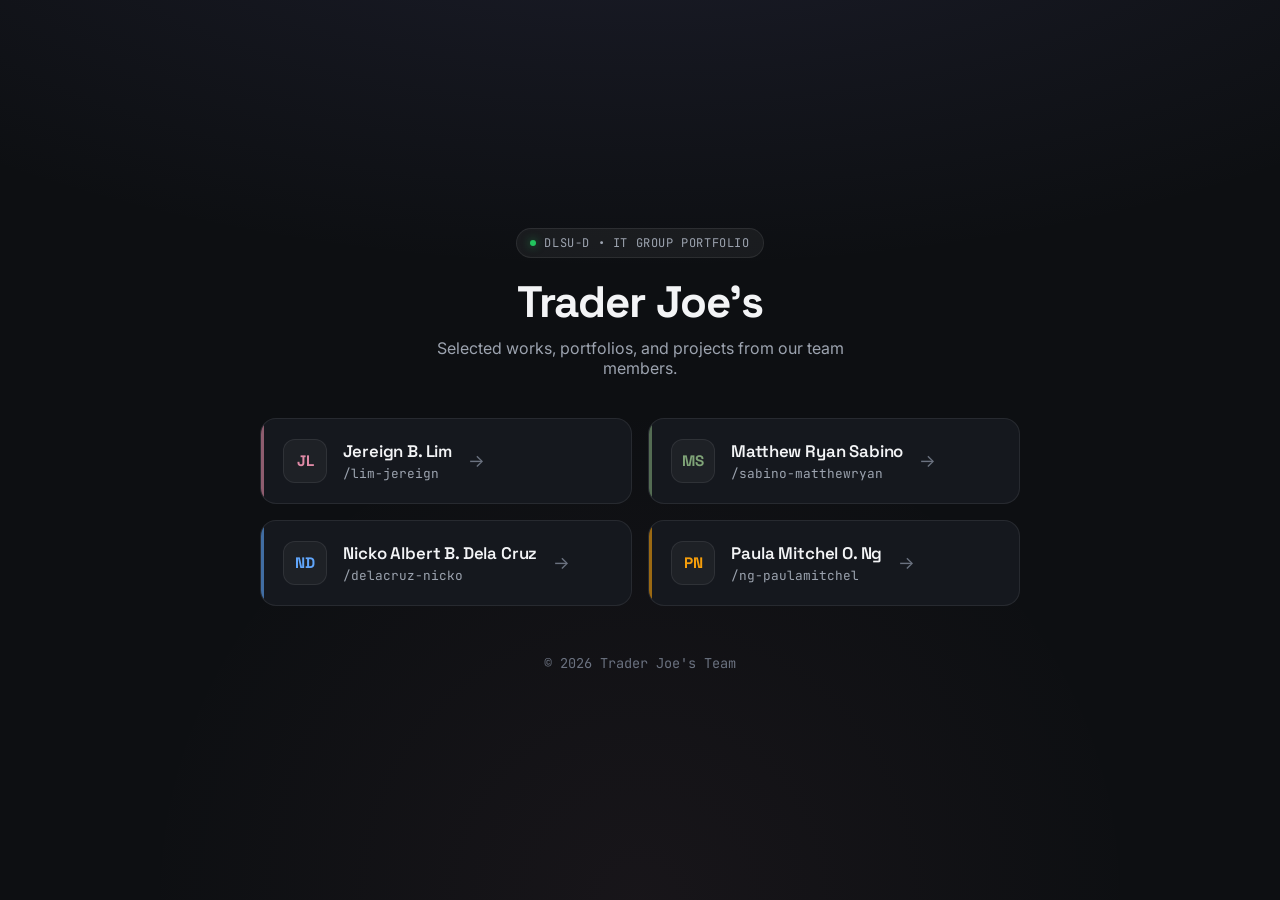
<file: index.html>
<!DOCTYPE html>
<html lang="en">

<head>
  <meta charset="UTF-8">
  <meta name="viewport" content="width=device-width, initial-scale=1.0">
  <title>Trader Joe's — Group Portfolio</title>
  <meta name="description" content="Group Portfolio hub for Trader Joe's - 4th Year IT Students.">
  <link rel="preconnect" href="https://fonts.googleapis.com">
  <link rel="preconnect" href="https://fonts.gstatic.com" crossorigin>
  <link
    href="https://fonts.googleapis.com/css2?family=Space+Grotesk:wght@500;600;700&family=Inter:wght@400;500;600&family=JetBrains+Mono:wght@500&display=swap"
    rel="stylesheet">
  <style>
    :root {
      --bg: #0d0f12;
      --bg-card: #15181e;
      --bg-card-hover: #1c2028;
      --border: rgba(255, 255, 255, 0.08);
      --border-hover: rgba(255, 255, 255, 0.2);
      --text-main: #f3f4f6;
      --text-muted: #9ca3af;
      --text-dim: #6b7280;
      --accent-pink: #e08aa6;
      --accent-sage: #7fa377;
      --accent-blue: #60a5fa;
      --accent-amber: #f59e0b;
      --font-display: 'Space Grotesk', sans-serif;
      --font-body: 'Inter', sans-serif;
      --font-mono: 'JetBrains Mono', monospace;
      --radius-lg: 16px;
      --radius-full: 9999px;
      --transition: 0.2s cubic-bezier(0.16, 1, 0.3, 1);
    }

    * {
      box-sizing: border-box;
      margin: 0;
      padding: 0;
    }

    body {
      min-height: 100vh;
      font-family: var(--font-body);
      color: var(--text-main);
      background-color: var(--bg);
      background-image: 
        radial-gradient(ellipse 80% 50% at 50% -20%, rgba(120, 119, 198, 0.15), transparent 100%),
        radial-gradient(circle 500px at 50% 100%, rgba(224, 138, 166, 0.05), transparent);
      display: flex;
      flex-direction: column;
      align-items: center;
      justify-content: center;
      padding: 3rem 1.5rem;
    }

    .container {
      width: 100%;
      max-width: 760px;
    }

    /* Header */
    .header {
      text-align: center;
      margin-bottom: 2.5rem;
    }

    .badge {
      display: inline-flex;
      align-items: center;
      gap: 0.5rem;
      padding: 0.35rem 0.85rem;
      border-radius: var(--radius-full);
      background: rgba(255, 255, 255, 0.05);
      border: 1px solid var(--border);
      font-family: var(--font-mono);
      font-size: 0.75rem;
      letter-spacing: 0.05em;
      color: var(--text-muted);
      margin-bottom: 1rem;
      text-transform: uppercase;
    }

    .badge-dot {
      width: 6px;
      height: 6px;
      border-radius: 50%;
      background: #22c55e;
      box-shadow: 0 0 8px rgba(34, 197, 94, 0.6);
    }

    h1 {
      font-family: var(--font-display);
      font-size: clamp(2rem, 5vw, 2.75rem);
      font-weight: 700;
      letter-spacing: -0.02em;
      margin-bottom: 0.5rem;
    }

    .subtitle {
      color: var(--text-muted);
      font-size: 1rem;
      max-width: 460px;
      margin: 0 auto;
    }

    /* Grid */
    .grid {
      display: grid;
      grid-template-columns: repeat(auto-fit, minmax(320px, 1fr));
      gap: 1rem;
      list-style: none;
    }

    .card {
      display: flex;
      align-items: center;
      gap: 16px;
      text-decoration: none;
      color: inherit;
      background: var(--bg-card);
      border: 1px solid var(--border);
      border-radius: var(--radius-lg);
      padding: 1.25rem 1.4rem;
      transition: all var(--transition);
      position: relative;
      overflow: hidden;
    }

    .card::before {
      content: '';
      position: absolute;
      left: 0;
      top: 0;
      bottom: 0;
      width: 3px;
      background: var(--accent-color, var(--accent-pink));
      opacity: 0.6;
      transition: opacity var(--transition), width var(--transition);
    }

    .card:hover {
      background: var(--bg-card-hover);
      border-color: var(--border-hover);
      transform: translateY(-2px);
      box-shadow: 0 12px 30px rgba(0, 0, 0, 0.4);
    }

    .card:hover::before {
      opacity: 1;
      width: 4px;
    }

    .card-content {
      display: flex;
      align-items: center;
      gap: 1rem;
    }

    .avatar {
      width: 44px;
      height: 44px;
      border-radius: 12px;
      background: rgba(255, 255, 255, 0.04);
      border: 1px solid var(--border);
      display: flex;
      align-items: center;
      justify-content: center;
      font-family: var(--font-display);
      font-weight: 700;
      font-size: 0.95rem;
      color: var(--accent-color, var(--text-main));
    }

    .info {
      display: flex;
      flex-direction: column;
      gap: 0.2rem;
    }

    .name {
      font-family: var(--font-display);
      font-size: 1.05rem;
      font-weight: 600;
      letter-spacing: -0.01em;
    }

    .role {
      font-size: 0.8rem;
      color: var(--text-muted);
      font-family: var(--font-mono);
    }

    .arrow-icon {
      color: var(--text-dim);
      font-size: 1.1rem;
      transition: color var(--transition), transform var(--transition);
    }

    .card:hover .arrow-icon {
      color: var(--text-main);
      transform: translateX(4px);
    }

    /* Footer */
    .footer {
      text-align: center;
      margin-top: 3rem;
      color: var(--text-dim);
      font-size: 0.85rem;
      font-family: var(--font-mono);
    }
  </style>
</head>

<body>

  <main class="container">
    <header class="header">
      <div class="badge">
        <span class="badge-dot"></span>
        <span>DLSU-D • IT Group Portfolio</span>
      </div>
      <h1>Trader Joe's</h1>
      <p class="subtitle">Selected works, portfolios, and projects from our team members.</p>
    </header>

    <ul class="grid">
      <li>
        <a href="lim-jereign/index.html" class="card" style="--accent-color: var(--accent-pink);">
          <div class="card-content">
            <div class="avatar">JL</div>
            <div class="info">
              <span class="name">Jereign B. Lim</span>
              <span class="role">/lim-jereign</span>
            </div>
          </div>
          <span class="arrow-icon">&rarr;</span>
        </a>
      </li>

      <li>
        <a href="sabino-matthewryan/index.html" class="card" style="--accent-color: var(--accent-sage);">
          <div class="card-content">
            <div class="avatar">MS</div>
            <div class="info">
              <span class="name">Matthew Ryan Sabino</span>
              <span class="role">/sabino-matthewryan</span>
            </div>
          </div>
          <span class="arrow-icon">&rarr;</span>
        </a>
      </li>

      <li>
        <a href="delacruz-nicko/index.html" class="card" style="--accent-color: var(--accent-blue);">
          <div class="card-content">
            <div class="avatar">ND</div>
            <div class="info">
              <span class="name">Nicko Albert B. Dela Cruz</span>
              <span class="role">/delacruz-nicko</span>
            </div>
          </div>
          <span class="arrow-icon">&rarr;</span>
        </a>
      </li>

      <li>
        <a href="ng-paulamitchel/index.html" class="card" style="--accent-color: var(--accent-amber);">
          <div class="card-content">
            <div class="avatar">PN</div>
            <div class="info">
              <span class="name">Paula Mitchel O. Ng</span>
              <span class="role">/ng-paulamitchel</span>
            </div>
          </div>
          <span class="arrow-icon">&rarr;</span>
        </a>
      </li>
    </ul>

    <footer class="footer">
      <p>&copy; 2026 Trader Joe's Team</p>
    </footer>
  </main>

</body>

</html>
</file>
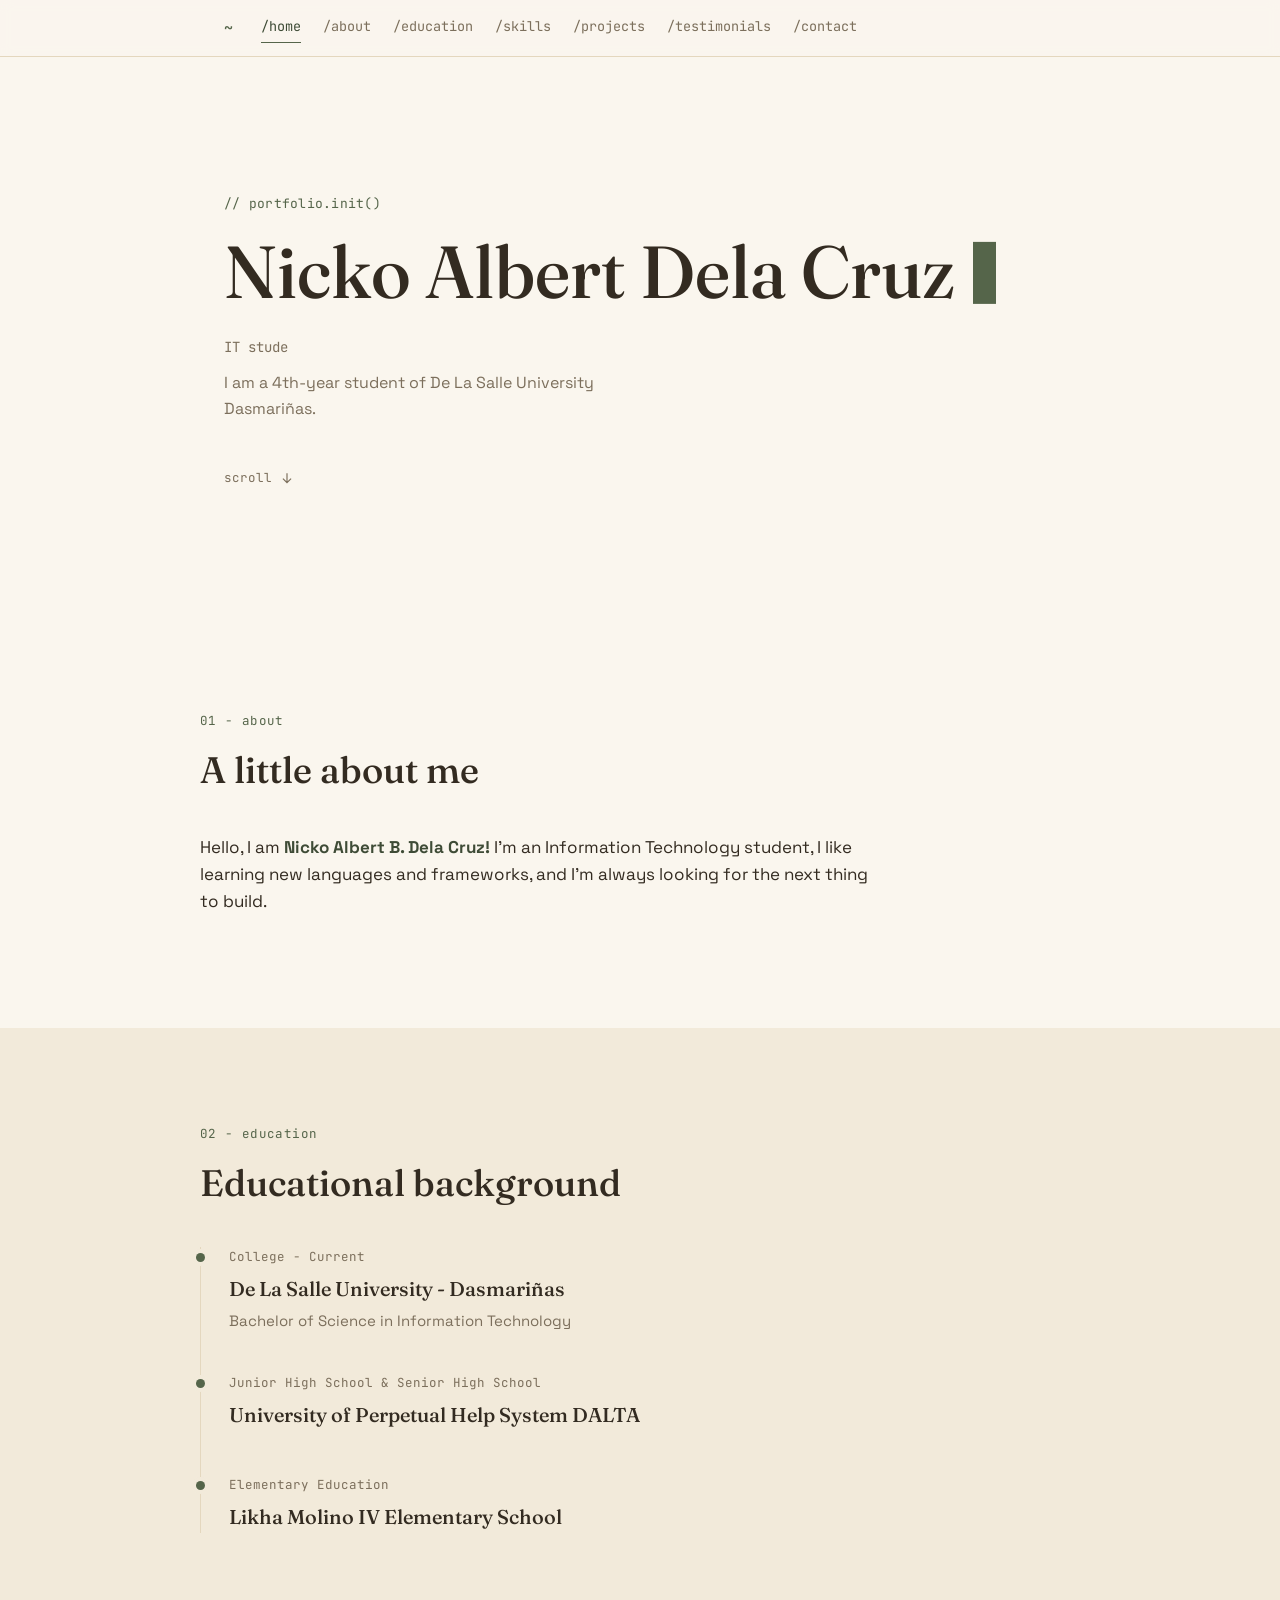
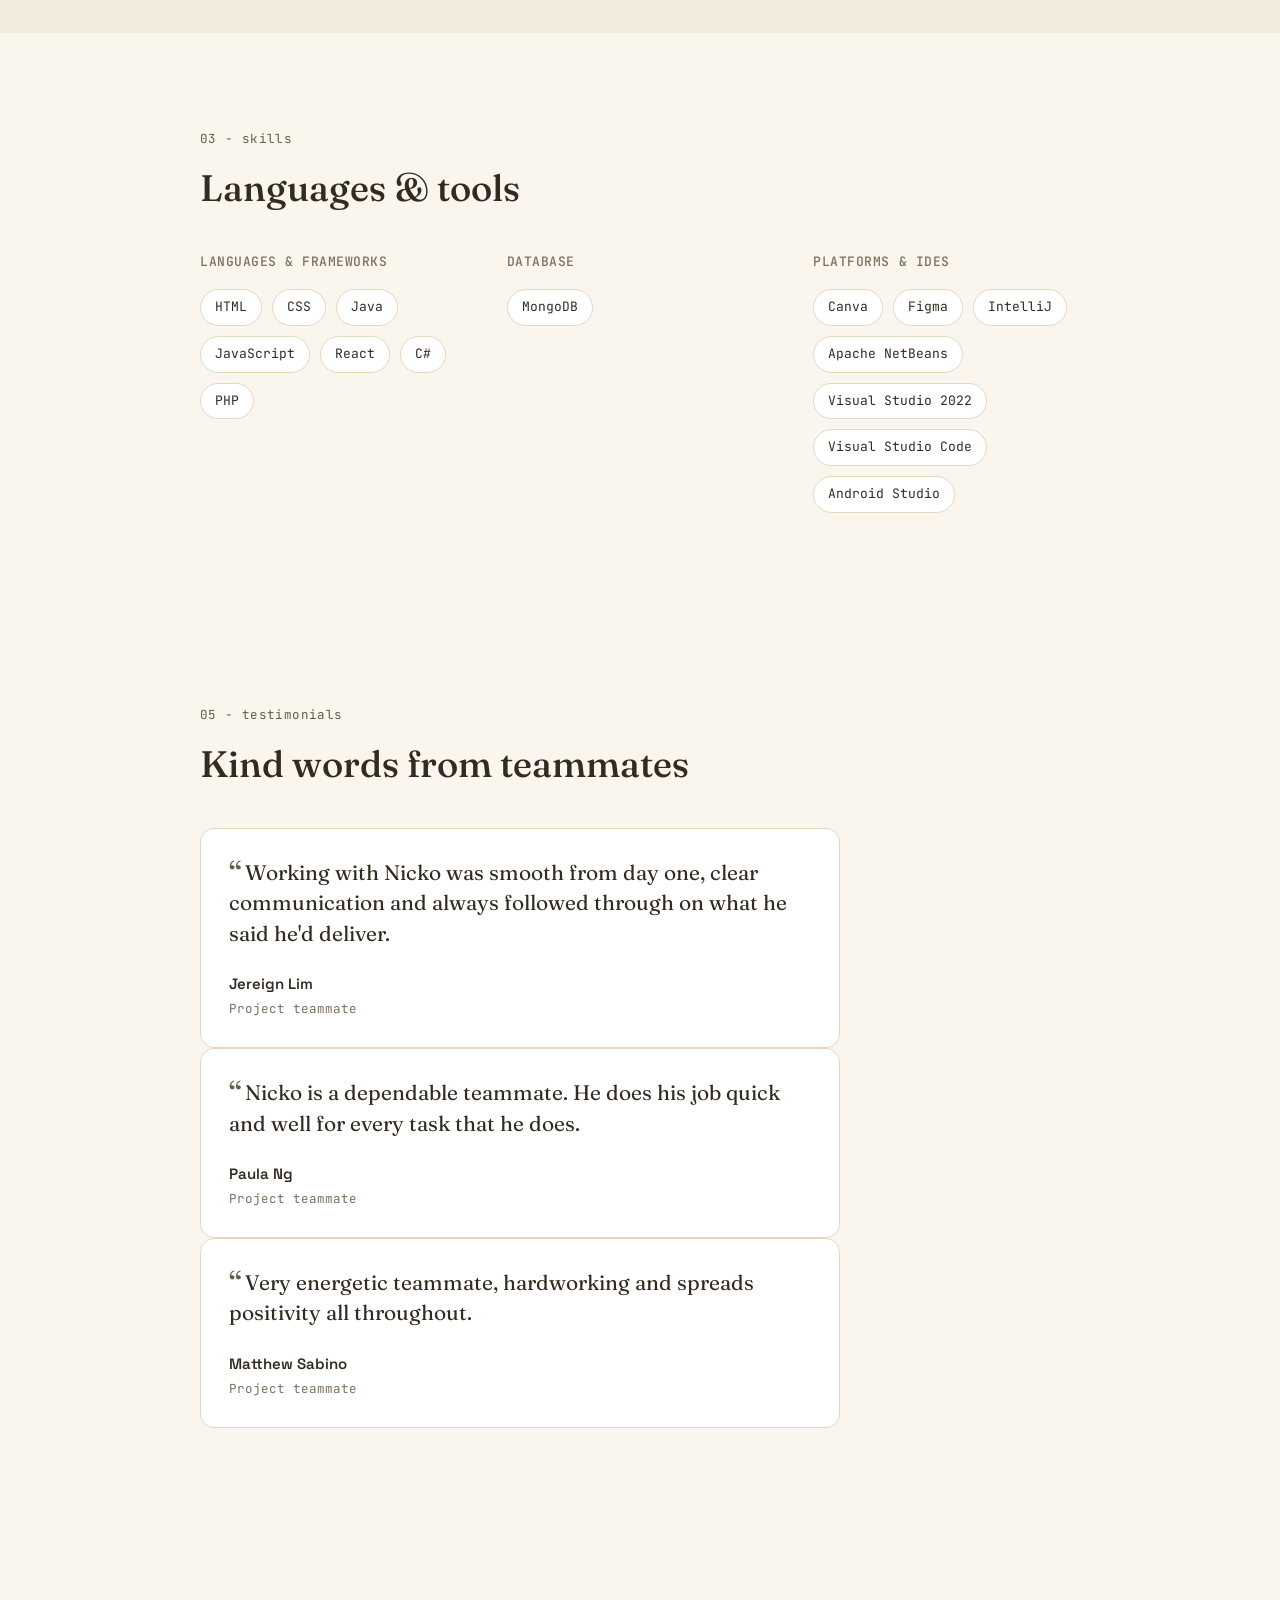
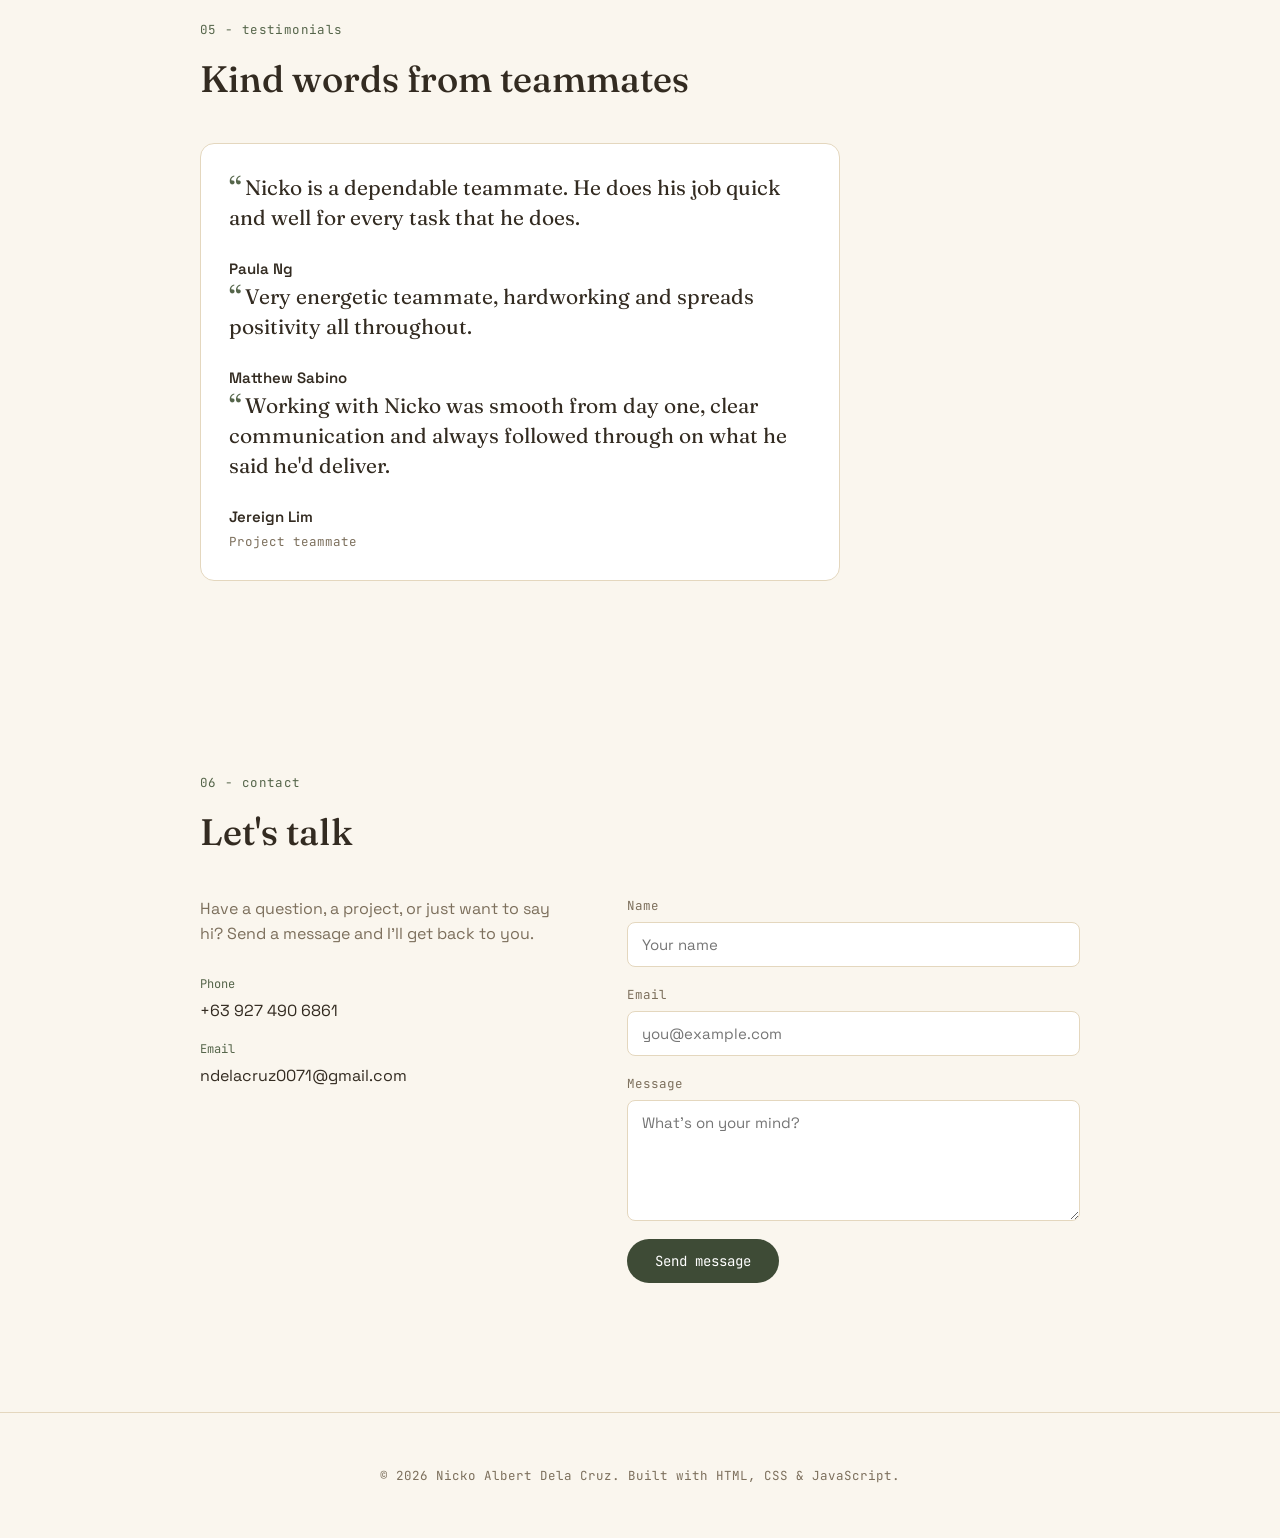
<file: delacruz-nicko/index.html>
<!DOCTYPE html>
<html lang="en">

<head>
  <meta charset="UTF-8">
  <meta name="viewport" content="width=device-width, initial-scale=1.0">
  <title>Nicko Albert Dela Cruz - Portfolio</title>
  <link rel="preconnect" href="https://fonts.googleapis.com">
  <link rel="preconnect" href="https://fonts.gstatic.com" crossorigin>
  <link
    href="https://fonts.googleapis.com/css2?family=Fraunces:ital,opsz,wght@0,9..144,400;0,9..144,500;0,9..144,600;1,9..144,500&family=Space+Grotesk:wght@400;500;600&family=JetBrains+Mono:wght@400;500&display=swap"
    rel="stylesheet">
  <link rel="stylesheet" href="style.css">
</head>

<body>
  <header class="dirbar" id="dirbar">
    <div class="dirbar-inner">
      <a href="#home" class="dirbar-root" data-nav>~</a>
      <nav class="dirbar-nav" aria-label="Section directory">
        <a href="#home" class="dirlink" data-nav>/home</a>
        <a href="#about" class="dirlink" data-nav>/about</a>
        <a href="#education" class="dirlink" data-nav>/education</a>
        <a href="#skills" class="dirlink" data-nav>/skills</a>
        <a href="#projects" class="dirlink" data-nav>/projects</a>
        <a href="#testimonials" class="dirlink" data-nav>/testimonials</a>
        <a href="#contact" class="dirlink" data-nav>/contact</a>
      </nav>
      <button class="dirbar-toggle" id="nav_toggle" aria-label="Toggle menu" aria-expanded="false">
        <span></span><span></span><span></span>
      </button>
    </div>
  </header>

  <main>
    <section class="hero" id="home">
      <p class="hero-eyebrow">// portfolio.init()</p>
      <h1 class="hero-name">
        <span id="typed_name" class="typed-name"></span>
        <span class="cursor" aria-hidden="true"></span>
      </h1>
      <p class="hero-tagline" id="hero_tagline"></p>
      <p class="hero-copy">I am a 4th-year student of De La Salle University Dasmariñas.</p>
      <a href="#about" class="hero-scroll" data-nav>
        <span>scroll</span>
        <svg width="14" height="14" viewBox="0 0 24 24" fill="none" stroke="currentColor" stroke-width="2"
          aria-hidden="true">
          <path d="M12 4v16M5 13l7 7 7-7" />
        </svg>
      </a>
    </section>

    <section class="section" id="about">
      <div class="section-inner reveal">
        <p class="section-tag">01 - about</p>
        <h2 class="section-title">A little about me</h2>
        <p class="about-text">
          Hello, I am <strong>Nicko Albert B. Dela Cruz!</strong> I'm an Information Technology student, I like
          learning new languages and frameworks, and I'm always looking for the next thing to build.
        </p>
      </div>
    </section>

    <section class="section section-alt" id="education">
      <div class="section-inner reveal">
        <p class="section-tag">02 - education</p>
        <h2 class="section-title">Educational background</h2>
        <ol class="timeline">
          <li class="timeline-item">
            <span class="timeline-dot"></span>
            <div class="timeline-card">
              <p class="timeline-status">College - Current</p>
              <h3 class="timeline-school">De La Salle University - Dasmariñas</h3>
              <p class="timeline-program">Bachelor of Science in Information Technology</p>
            </div>
          </li>
          <li class="timeline-item">
            <span class="timeline-dot"></span>
            <div class="timeline-card">
              <p class="timeline-status">Junior High School &amp; Senior High School</p>
              <h3 class="timeline-school">University of Perpetual Help System DALTA</h3>
            </div>
          </li>
          <li class="timeline-item">
            <span class="timeline-dot"></span>
            <div class="timeline-card">
              <p class="timeline-status">Elementary Education</p>
              <h3 class="timeline-school">Likha Molino IV Elementary School</h3>
            </div>
          </li>
        </ol>
      </div>
    </section>

    <section class="section" id="skills">
      <div class="section-inner reveal">
        <p class="section-tag">03 - skills</p>
        <h2 class="section-title">Languages &amp; tools</h2>
        <div class="skills-grid">
          <div class="skills-group">
            <h3 class="skills-heading">Languages &amp; frameworks</h3>
            <ul class="chip-list">
              <li class="chip">HTML</li>
              <li class="chip">CSS</li>
              <li class="chip">Java</li>
              <li class="chip">JavaScript</li>
              <li class="chip">React</li>
              <li class="chip">C#</li>
              <li class="chip">PHP</li>
            </ul>
          </div>
          <div class="skills-group">
            <h3 class="skills-heading">Database</h3>
            <ul class="chip-list">
              <li class="chip">MongoDB</li>
            </ul>
          </div>
          <div class="skills-group">
            <h3 class="skills-heading">Platforms &amp; IDEs</h3>
            <ul class="chip-list">
              <li class="chip">Canva</li>
              <li class="chip">Figma</li>
              <li class="chip">IntelliJ</li>
              <li class="chip">Apache NetBeans</li>
              <li class="chip">Visual Studio 2022</li>
              <li class="chip">Visual Studio Code</li>
              <li class="chip">Android Studio</li>
            </ul>
          </div>
        </div>
      </div>
    </section>

    <section class="section" id="testimonials">
      <div class="section-inner reveal">
        <p class="section-tag">05 - testimonials</p>
        <h2 class="section-title">Kind words from teammates</h2>
        <div class="testimonials-grid">
          <article class="testimonial-card">
            <p class="testimonial-quote">Working with Nicko was smooth from day one, clear communication and always
              followed through on what he said he'd deliver.</p>
            <p class="testimonial-author">Jereign Lim</p>
            <p class="testimonial-role">Project teammate</p>
          </article>
        </div>
        <div class="testimonials-grid">
          <article class="testimonial-card">
            <p class="testimonial-quote">Nicko is a dependable teammate. He does his job quick and well for every task
              that he does.</p>
            <p class="testimonial-author">Paula Ng</p>
            <p class="testimonial-role">Project teammate</p>
          </article>
        </div>
        <div class="testimonials-grid">
          <article class="testimonial-card">
            <p class="testimonial-quote">Very energetic teammate, hardworking and spreads positivity all throughout.</p>
            <p class="testimonial-author">Matthew Sabino</p>
            <p class="testimonial-role">Project teammate</p>
          </article>
        </div>
        <!-- Copy this article to add another teammate testimonial. -->
      </div>
    </section>


    <section class="section" id="testimonials">
      <div class="section-inner reveal">
        <p class="section-tag">05 - testimonials</p>
        <h2 class="section-title">Kind words from teammates</h2>
        <div class="testimonials-grid">
          <article class="testimonial-card">
            <p class="testimonial-quote">Nicko is a dependable teammate. He does his job quick and well for every task
              that he does.</p>
            <p class="testimonial-author">Paula Ng</p>
            <p class="testimonial-quote">Very energetic teammate, hardworking and spreads positivity all throughout.</p>
            <p class="testimonial-author">Matthew Sabino</p>
            <p class="testimonial-quote">Working with Nicko was smooth from day one, clear communication and always
              followed through on what he said he'd deliver.</p>
            <p class="testimonial-author">Jereign Lim</p>
            <p class="testimonial-role">Project teammate</p>
          </article>
        </div>
        <!-- Copy this article to add another teammate testimonial. -->
      </div>
    </section>

    <section class="section" id="contact">
      <div class="section-inner reveal">
        <p class="section-tag">06 - contact</p>
        <h2 class="section-title">Let's talk</h2>
        <div class="contact-grid">
          <div class="contact-info">
            <p class="contact-copy">Have a question, a project, or just want to say hi? Send a message and I'll get back
              to you.</p>
            <ul class="contact-list">
              <li><span class="contact-label">Phone</span><a href="tel:+639274906861">+63 927 490 6861</a></li>
              <li><span class="contact-label">Email</span><a
                  href="mailto:ndelacruz0071@gmail.com">ndelacruz0071@gmail.com</a></li>
            </ul>
          </div>
          <form class="contact-form" id="contact_form" novalidate>
            <div class="field">
              <label for="name">Name</label>
              <input type="text" id="name" name="name" placeholder="Your name" required>
            </div>
            <div class="field">
              <label for="email">Email</label>
              <input type="email" id="email" name="email" placeholder="you@example.com" required>
            </div>
            <div class="field">
              <label for="message">Message</label>
              <textarea id="message" name="message" rows="5" placeholder="What's on your mind?" required></textarea>
            </div>
            <button type="submit" class="submit-btn">Send message</button>
            <p class="form-notice" id="form_notice" role="status" aria-live="polite"></p>
          </form>
        </div>
      </div>
    </section>
  </main>

  <footer class="footer">
    <p>&copy; <span id="year"></span> <span id="footer_name"></span>. Built with HTML, CSS &amp; JavaScript.</p>
  </footer>

  <button id="back_to_top" class="back-to-top" aria-label="Back to top">
    <svg width="18" height="18" viewBox="0 0 24 24" fill="none" stroke="currentColor" stroke-width="2.2"
      aria-hidden="true">
      <path d="M12 19V5M5 12l7-7 7 7" />
    </svg>
  </button>

  <script src="script.js"></script>
</body>

</html>
</file>
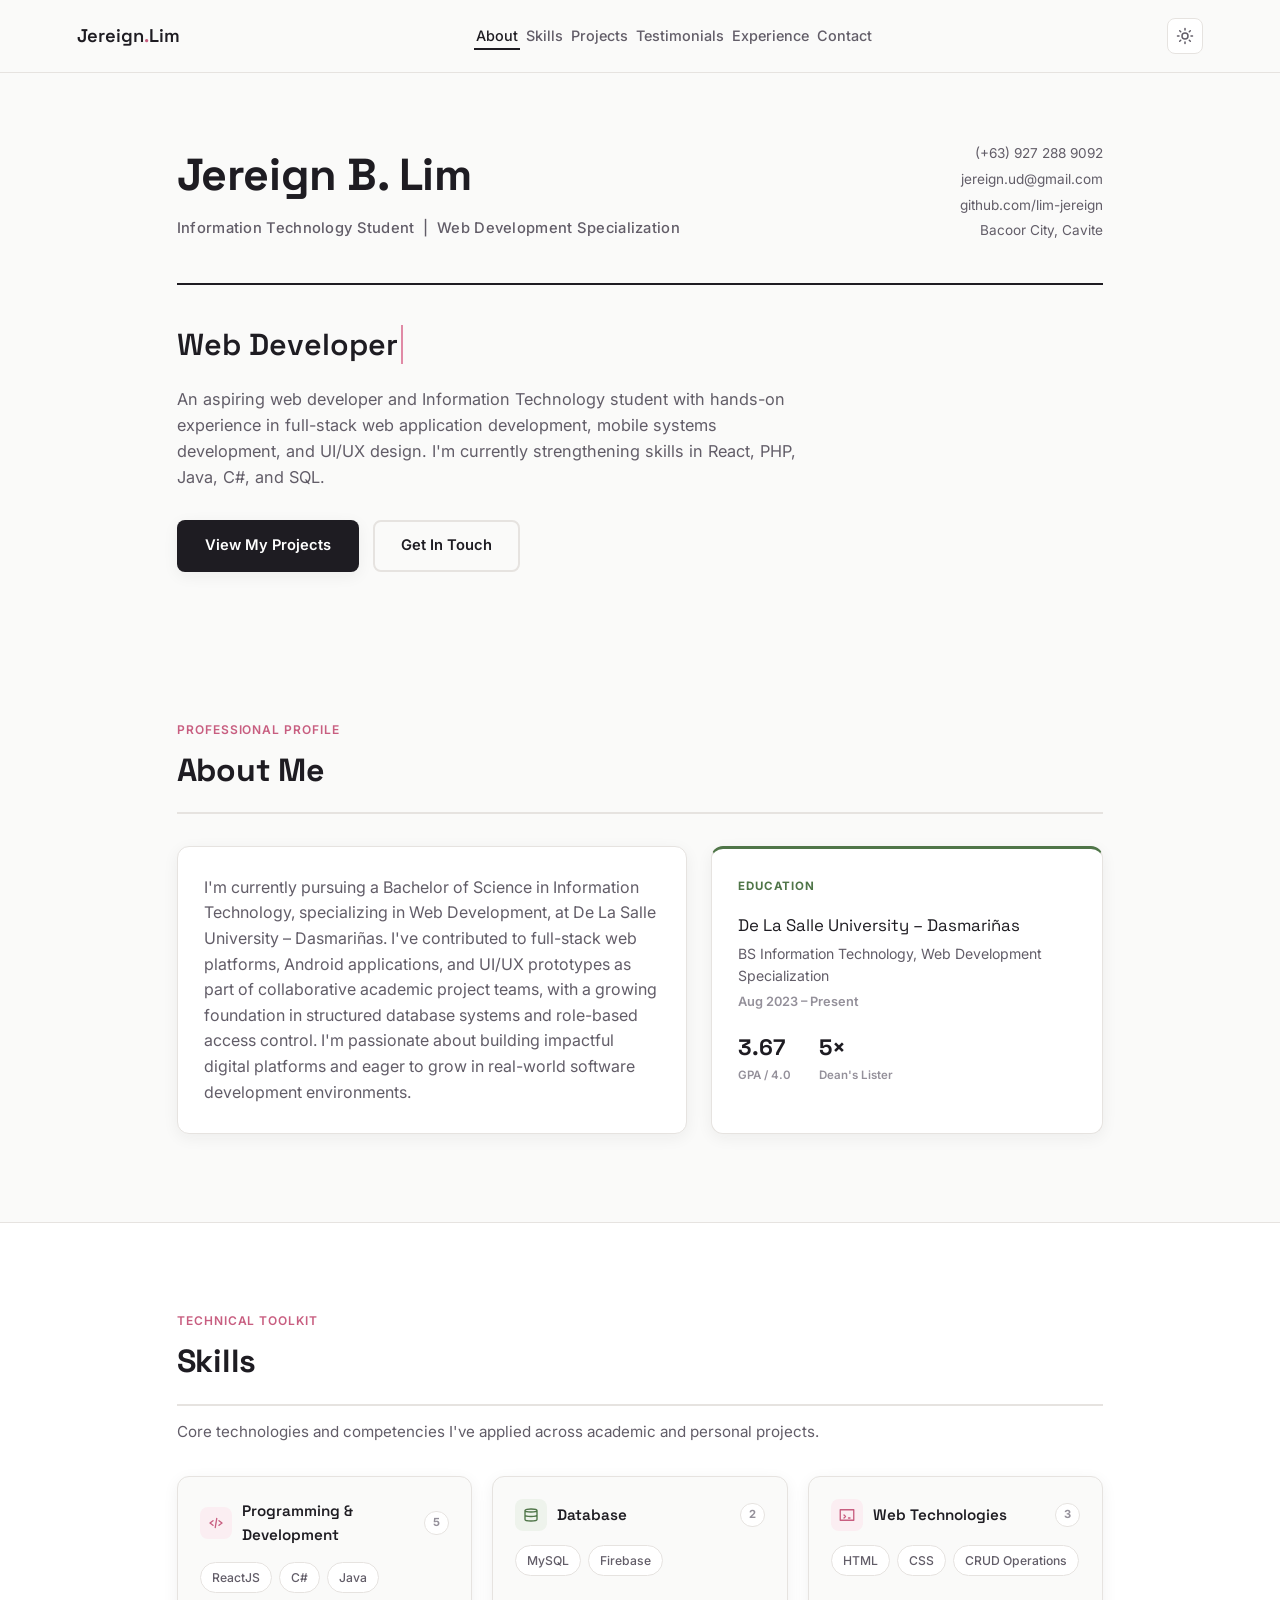
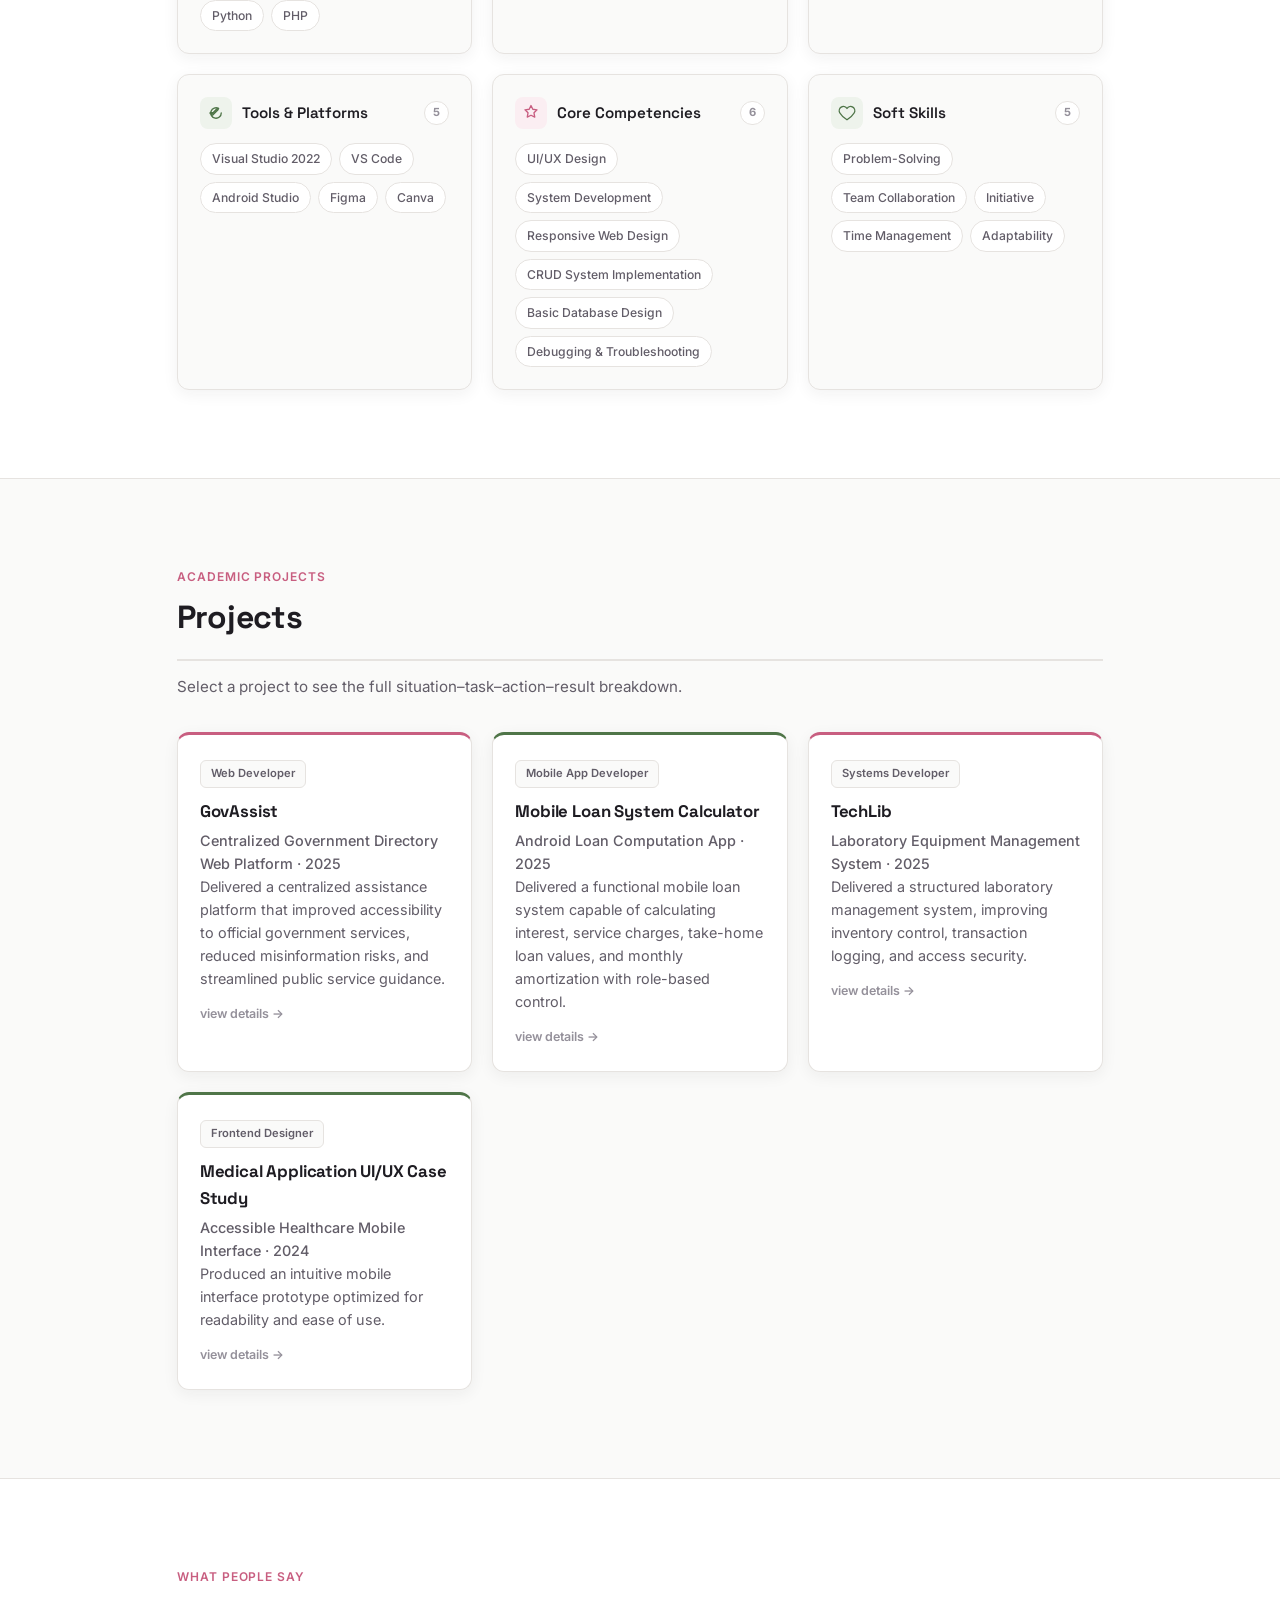
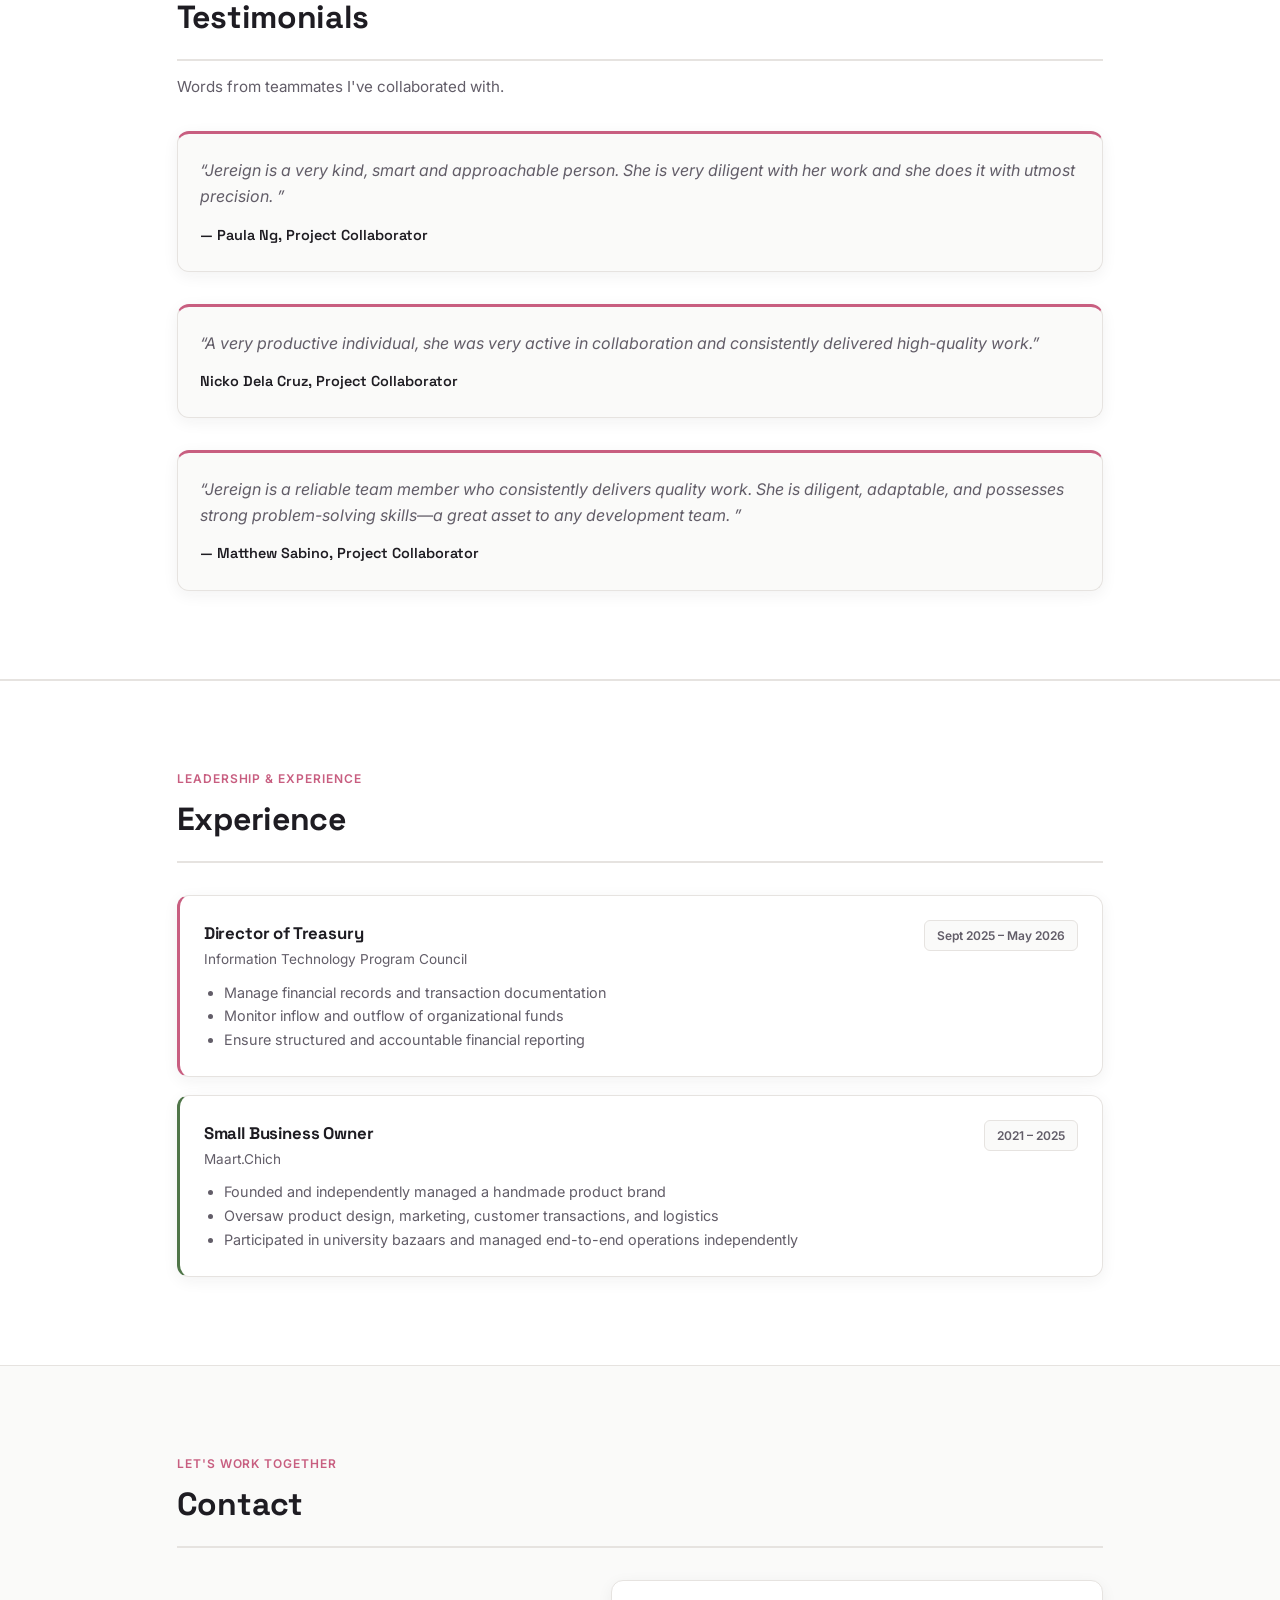
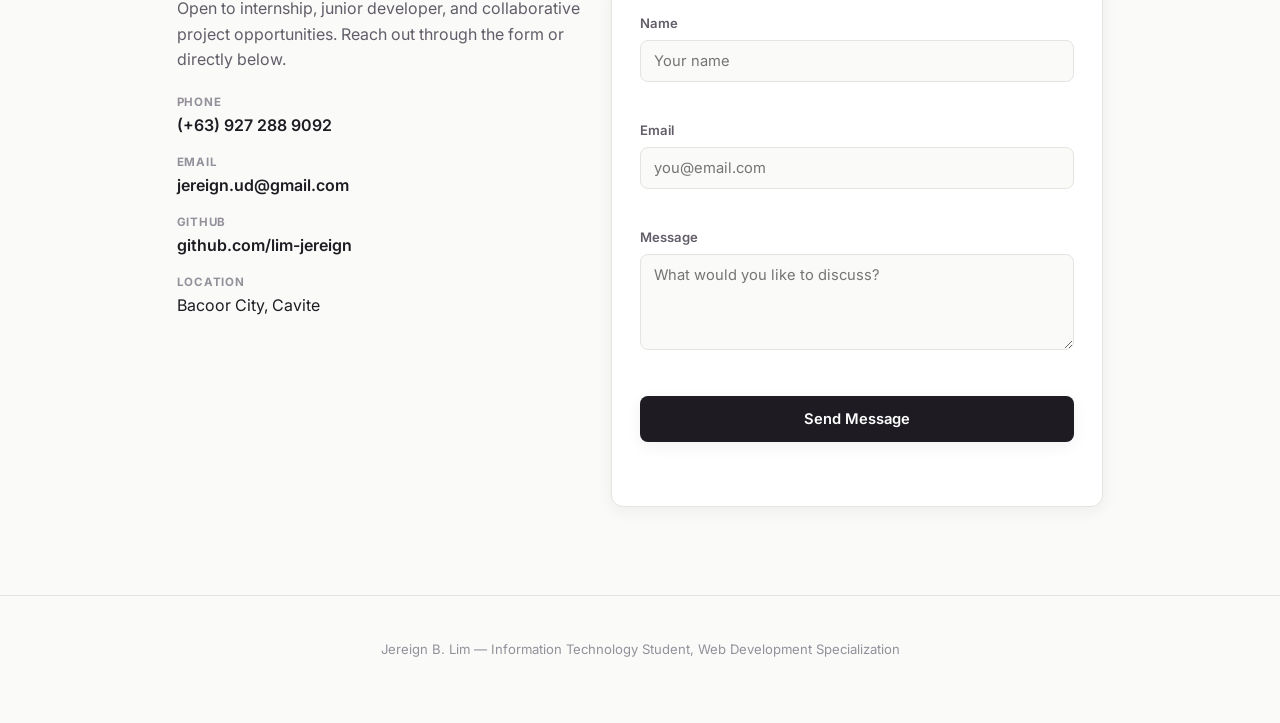
<file: lim-jereign/index.html>
<!DOCTYPE html>
<html lang="en">

<head>
  <meta charset="UTF-8">
  <meta name="viewport" content="width=device-width, initial-scale=1.0">
  <title>Jereign B. Lim — Portfolio</title>
  <link rel="preconnect" href="https://fonts.googleapis.com">
  <link
    href="https://fonts.googleapis.com/css2?family=Space+Grotesk:wght@500;600;700&family=Inter:wght@400;500;600;700;800&display=swap"
    rel="stylesheet">
  <link rel="stylesheet" href="styles.css">
</head>

<body>

  <header class="site-header">
    <div class="brand">Jereign<span class="dot">.</span>Lim</div>

    <button id="menu_btn" class="menu-btn" aria-label="toggle navigation" aria-expanded="false">
      <span></span><span></span><span></span>
    </button>

    <nav id="nav" class="nav">
      <a href="#about" class="nav-link">About</a>
      <a href="#skills" class="nav-link">Skills</a>
      <a href="#projects" class="nav-link">Projects</a>
      <a href="#testimonials" class="nav-link">Testimonials</a>
      <a href="#experience" class="nav-link">Experience</a>
      <a href="#contact" class="nav-link">Contact</a>
    </nav>

    <button id="dark_mode_toggle" class="icon-btn" aria-label="toggle dark mode">
      <svg id="icon_sun" class="icon-svg" viewBox="0 0 24 24" fill="none" stroke="currentColor" stroke-width="2"
        stroke-linecap="round">
        <circle cx="12" cy="12" r="4"></circle>
        <path d="M12 2v2M12 20v2M4.9 4.9l1.4 1.4M17.7 17.7l1.4 1.4M2 12h2M20 12h2M4.9 19.1l1.4-1.4M17.7 6.3l1.4-1.4">
        </path>
      </svg>
      <svg id="icon_moon" class="icon-svg" viewBox="0 0 24 24" fill="none" stroke="currentColor" stroke-width="2"
        stroke-linecap="round">
        <path d="M21 12.8A9 9 0 1 1 11.2 3a7 7 0 0 0 9.8 9.8z"></path>
      </svg>
    </button>
  </header>

  <div class="scroll-bar">
    <div id="scroll_fill" class="scroll-fill"></div>
  </div>

  <main>

    <section class="hero">
      <div class="hero-top">
        <div class="hero-identity">
          <h1>Jereign B. Lim</h1>
          <p class="hero-title">Information Technology Student &nbsp;|&nbsp; Web Development Specialization</p>
        </div>
        <ul class="hero-contact">
          <li><a href="tel:+639272889092">(+63) 927 288 9092</a></li>
          <li><a href="mailto:jereign.ud@gmail.com">jereign.ud@gmail.com</a></li>
          <li><a href="https://github.com/lim-jereign" target="_blank" rel="noopener">github.com/lim-jereign</a></li>
          <li>Bacoor City, Cavite</li>
        </ul>
      </div>

      <div class="hero-rule"></div>

      <div class="hero-body">
        <p class="hero-role"><span class="typing" id="typing_target"></span></p>
        <p class="hero-sub">
          An aspiring web developer and Information Technology student with hands-on experience in
          full-stack web application development, mobile systems development, and UI/UX design. I'm
          currently strengthening skills in React, PHP, Java, C#, and SQL.
        </p>
        <div class="hero-actions">
          <a href="#projects" class="btn btn-primary">View My Projects</a>
          <a href="#contact" class="btn btn-outline">Get In Touch</a>
        </div>
      </div>
    </section>

    <section id="about" class="section">
      <div class="section-inner">
        <p class="eyebrow">Professional Profile</p>
        <h2 class="section-title">About Me</h2>
        <div class="about-grid">
          <p class="about-text">
            I'm currently pursuing a Bachelor of Science in Information Technology, specializing in Web
            Development, at De La Salle University – Dasmariñas. I've contributed to full-stack web platforms,
            Android applications, and UI/UX prototypes as part of collaborative academic project teams, with a
            growing foundation in structured database systems and role-based access control. I'm
            passionate about building impactful digital platforms and eager to grow in real-world
            software development environments.
          </p>
          <div class="education-card">
            <p class="edu-label">Education</p>
            <p class="edu-school">De La Salle University – Dasmariñas</p>
            <p class="edu-degree">BS Information Technology, Web Development Specialization</p>
            <p class="edu-dates">Aug 2023 – Present</p>
            <div class="edu-stats">
              <div><strong>3.67</strong><span>GPA / 4.0</span></div>
              <div><strong>5×</strong><span>Dean's Lister</span></div>
            </div>
          </div>
        </div>
      </div>
    </section>

    <section id="skills" class="section section-tint">
      <div class="section-inner">
        <p class="eyebrow">Technical Toolkit</p>
        <h2 class="section-title">Skills</h2>
        <p class="section-sub">Core technologies and competencies I've applied across academic and personal projects.
        </p>
        <div id="skill_grid" class="skill-grid"></div>
      </div>
    </section>

    <section id="projects" class="section projects-section">
      <div class="section-inner">
        <p class="eyebrow">Academic Projects</p>
        <h2 class="section-title">Projects</h2>
        <p class="section-sub">Select a project to see the full situation–task–action–result breakdown.</p>
        <div id="project_list" class="project-grid"></div>
      </div>
    </section>

    <section id="testimonials" class="section section-tint">
      <div class="section-inner">
        <p class="eyebrow">What People Say</p>
        <h2 class="section-title">Testimonials</h2>
        <p class="section-sub">Words from teammates I've collaborated with.</p>
        <div id="testimonial_grid" class="testimonial-grid">
          <div class="testimonial-card">
            <p class="testimonial-quote">Jereign is a very kind, smart and approachable person.
              She is very diligent with her work and she does it with utmost precision. </p>
            <p class="testimonial-author">— Paula Ng, Project Collaborator</p>
          </div>
        </div>
        <div id="testimonial_grid" class="testimonial-grid">
          <div class="testimonial-card">
            <p class="testimonial-quote">A very productive individual, she was very active
              in collaboration and consistently delivered high-quality work.</p>
            <p class="testimonial-author">Nicko Dela Cruz, Project Collaborator</p>
          </div>
        </div>
        <div id="testimonial_grid" class="testimonial-grid">
          <div class="testimonial-card">
            <p class="testimonial-quote">Jereign is a reliable team member who consistently delivers quality work. She
              is
              diligent, adaptable, and possesses strong problem-solving skills—a great asset to any development team.
            </p>
            <p class="testimonial-author">— Matthew Sabino, Project Collaborator</p>
          </div>
        </div>
      </div>
    </section>


    <section id="experience" class="section experience-section section-tint">
      <div class="section-inner">
        <p class="eyebrow">Leadership &amp; Experience</p>
        <h2 class="section-title">Experience</h2>
        <div id="experience_list" class="experience-list"></div>
      </div>
    </section>

    <section id="contact" class="section contact-section">
      <div class="section-inner">
        <p class="eyebrow">Let's Work Together</p>
        <h2 class="section-title">Contact</h2>
        <div class="contact-grid">
          <div class="contact-info">
            <p>Open to internship, junior developer, and collaborative project opportunities. Reach out through the form
              or directly below.</p>
            <ul class="contact-list">
              <li><span>Phone</span><a href="tel:+639272889092">(+63) 927 288 9092</a></li>
              <li><span>Email</span><a href="mailto:jereign.ud@gmail.com">jereign.ud@gmail.com</a></li>
              <li><span>GitHub</span><a href="https://github.com/lim-jereign" target="_blank"
                  rel="noopener">github.com/lim-jereign</a></li>
              <li><span>Location</span><span>Bacoor City, Cavite</span></li>
            </ul>
          </div>

          <div class="contact-card">
            <form id="contact_form" novalidate>
              <div class="field">
                <label for="name">Name</label>
                <input type="text" id="name" placeholder="Your name">
                <span class="error" id="name_error"></span>
              </div>
              <div class="field">
                <label for="email">Email</label>
                <input type="email" id="email" placeholder="you@email.com">
                <span class="error" id="email_error"></span>
              </div>
              <div class="field">
                <label for="message">Message</label>
                <textarea id="message" rows="4" placeholder="What would you like to discuss?"></textarea>
                <span class="error" id="message_error"></span>
              </div>
              <button type="submit" class="btn btn-primary btn-block">Send Message</button>
              <p id="form_msg" class="form-msg" role="status"></p>
            </form>
          </div>
        </div>
      </div>
    </section>
  </main>

  <footer class="site-footer">
    <p>Jereign B. Lim — Information Technology Student, Web Development Specialization</p>
  </footer>

  <div id="project_modal" class="modal-overlay">
    <div class="modal-card" role="dialog" aria-modal="true" aria-labelledby="modal_title">
      <div class="modal-header">
        <button id="modal_close" class="modal-close" aria-label="close">&times;</button>
        <span id="modal_tag" class="tag"></span>
        <h3 id="modal_title"></h3>
        <p id="modal_year_role" class="modal-year-role"></p>
      </div>
      <div class="modal-body">
        <div class="star-block">
          <div class="star-item star-s">
            <span class="star-badge">S</span>
            <div><strong>Situation</strong>
              <p id="modal_situation"></p>
            </div>
          </div>
          <div class="star-item star-t">
            <span class="star-badge">T</span>
            <div><strong>Task</strong>
              <p id="modal_task"></p>
            </div>
          </div>
          <div class="star-item star-a">
            <span class="star-badge">A</span>
            <div><strong>Action</strong>
              <p id="modal_action"></p>
            </div>
          </div>
          <div class="star-item star-r">
            <span class="star-badge">R</span>
            <div><strong>Result</strong>
              <p id="modal_result"></p>
            </div>
          </div>
        </div>
        <p class="stack-label">Tech Stack</p>
        <div id="modal_stack" class="stack-pills"></div>
      </div>
    </div>
  </div>

  <button id="back_to_top" class="back-to-top" aria-label="back to top">↑</button>

  <script src="script.js"></script>
</body>

</html>
</file>
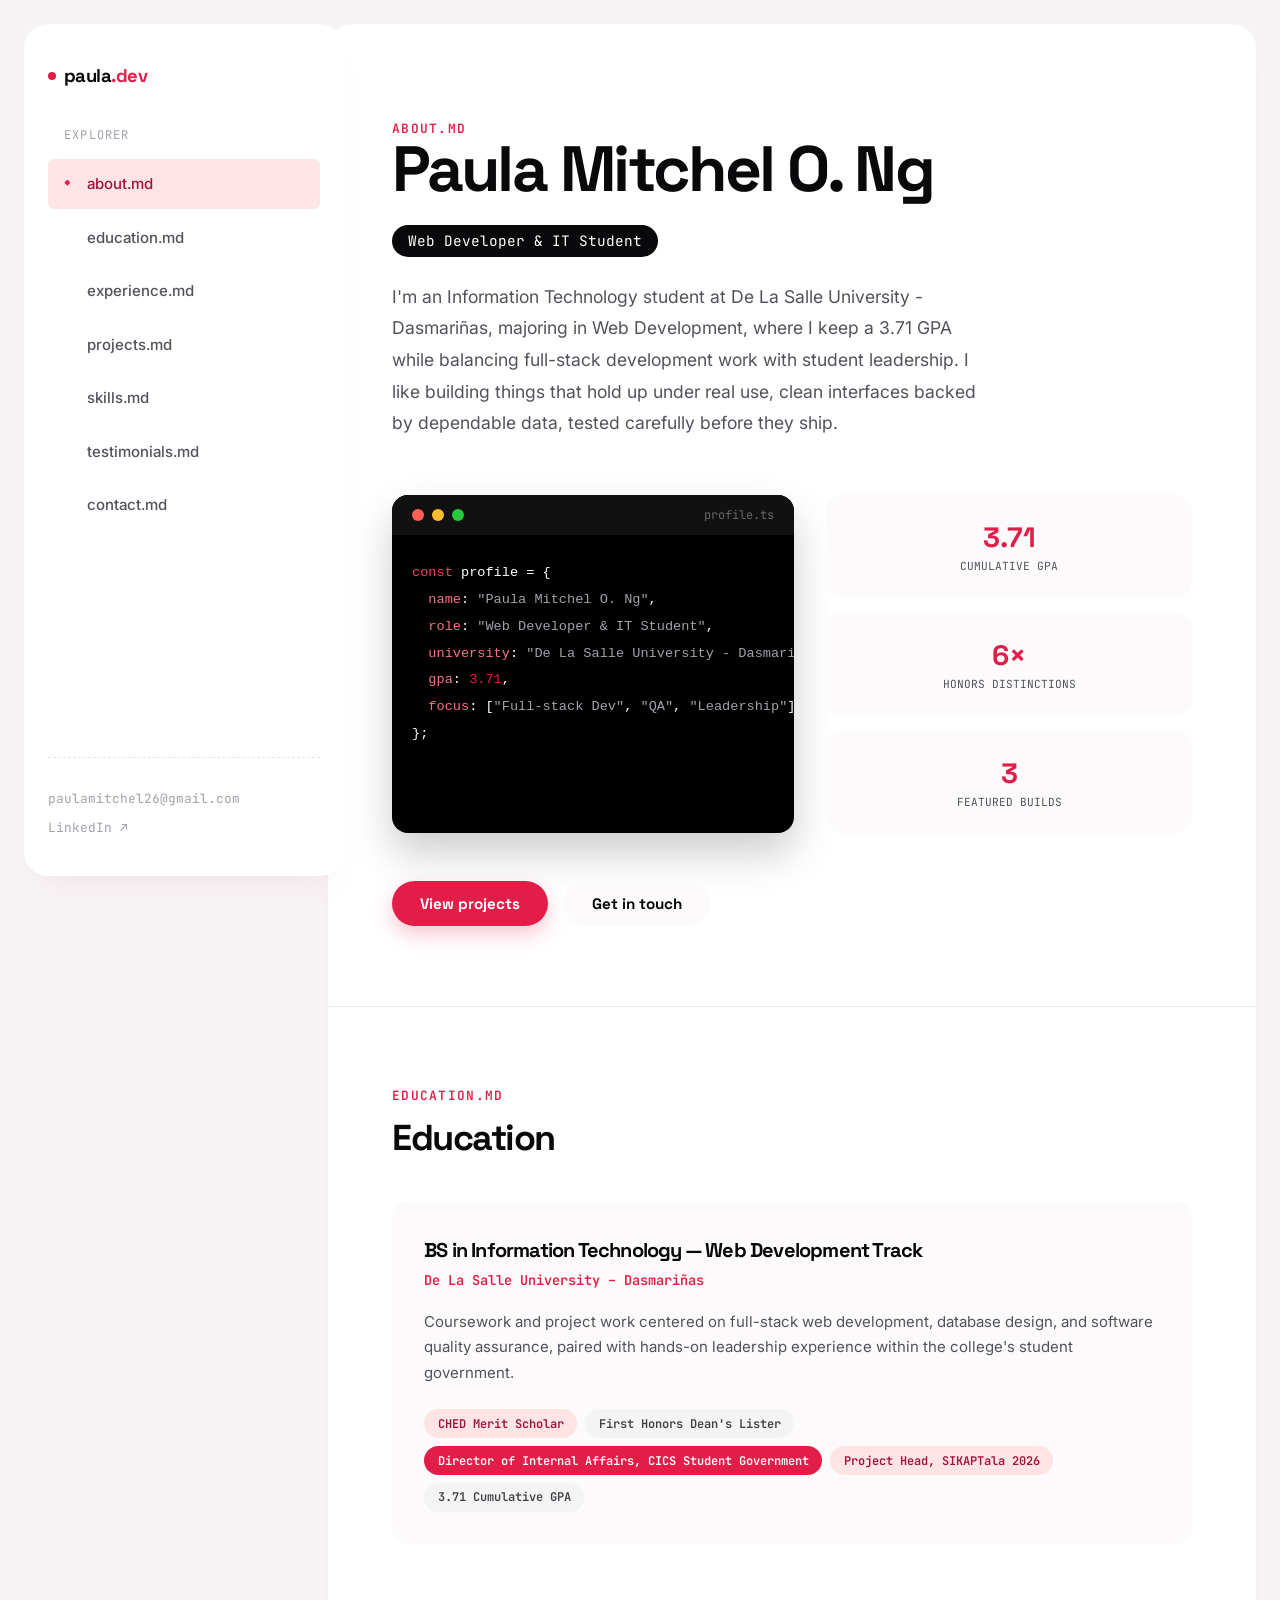
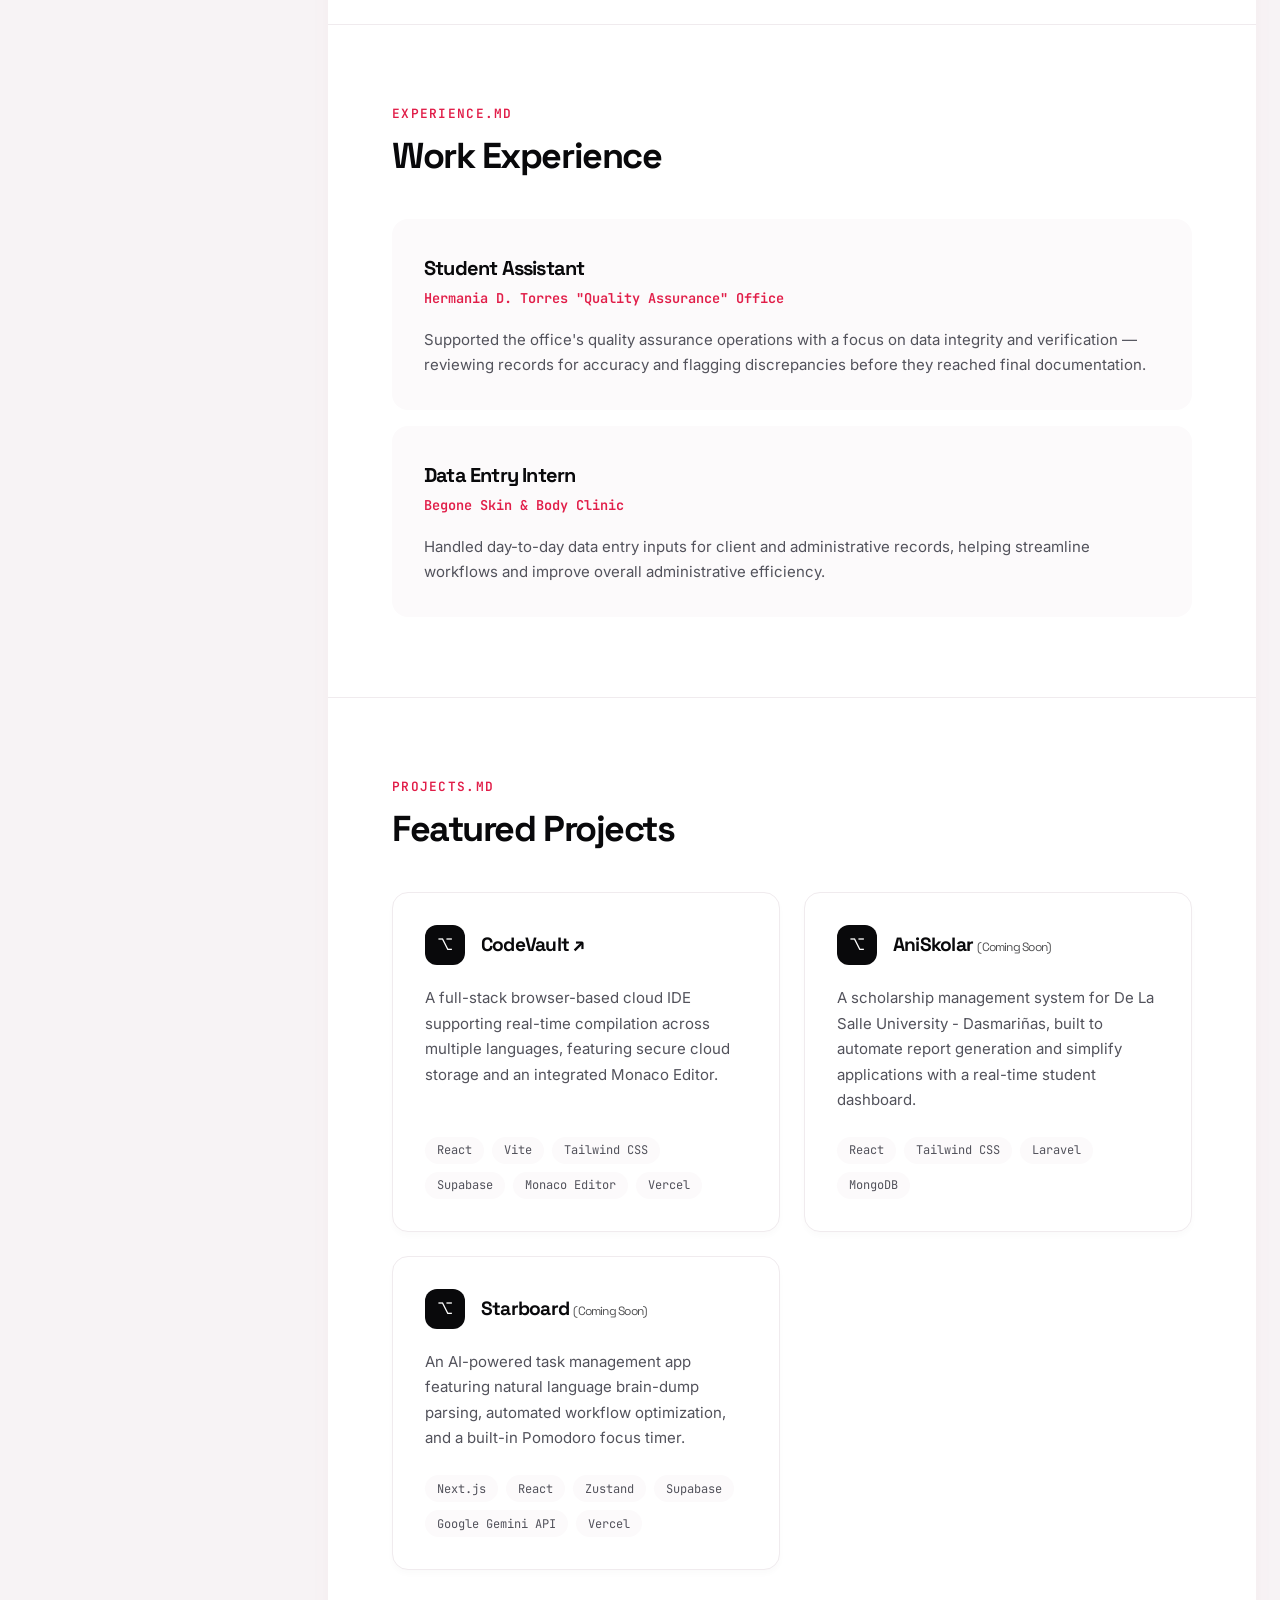
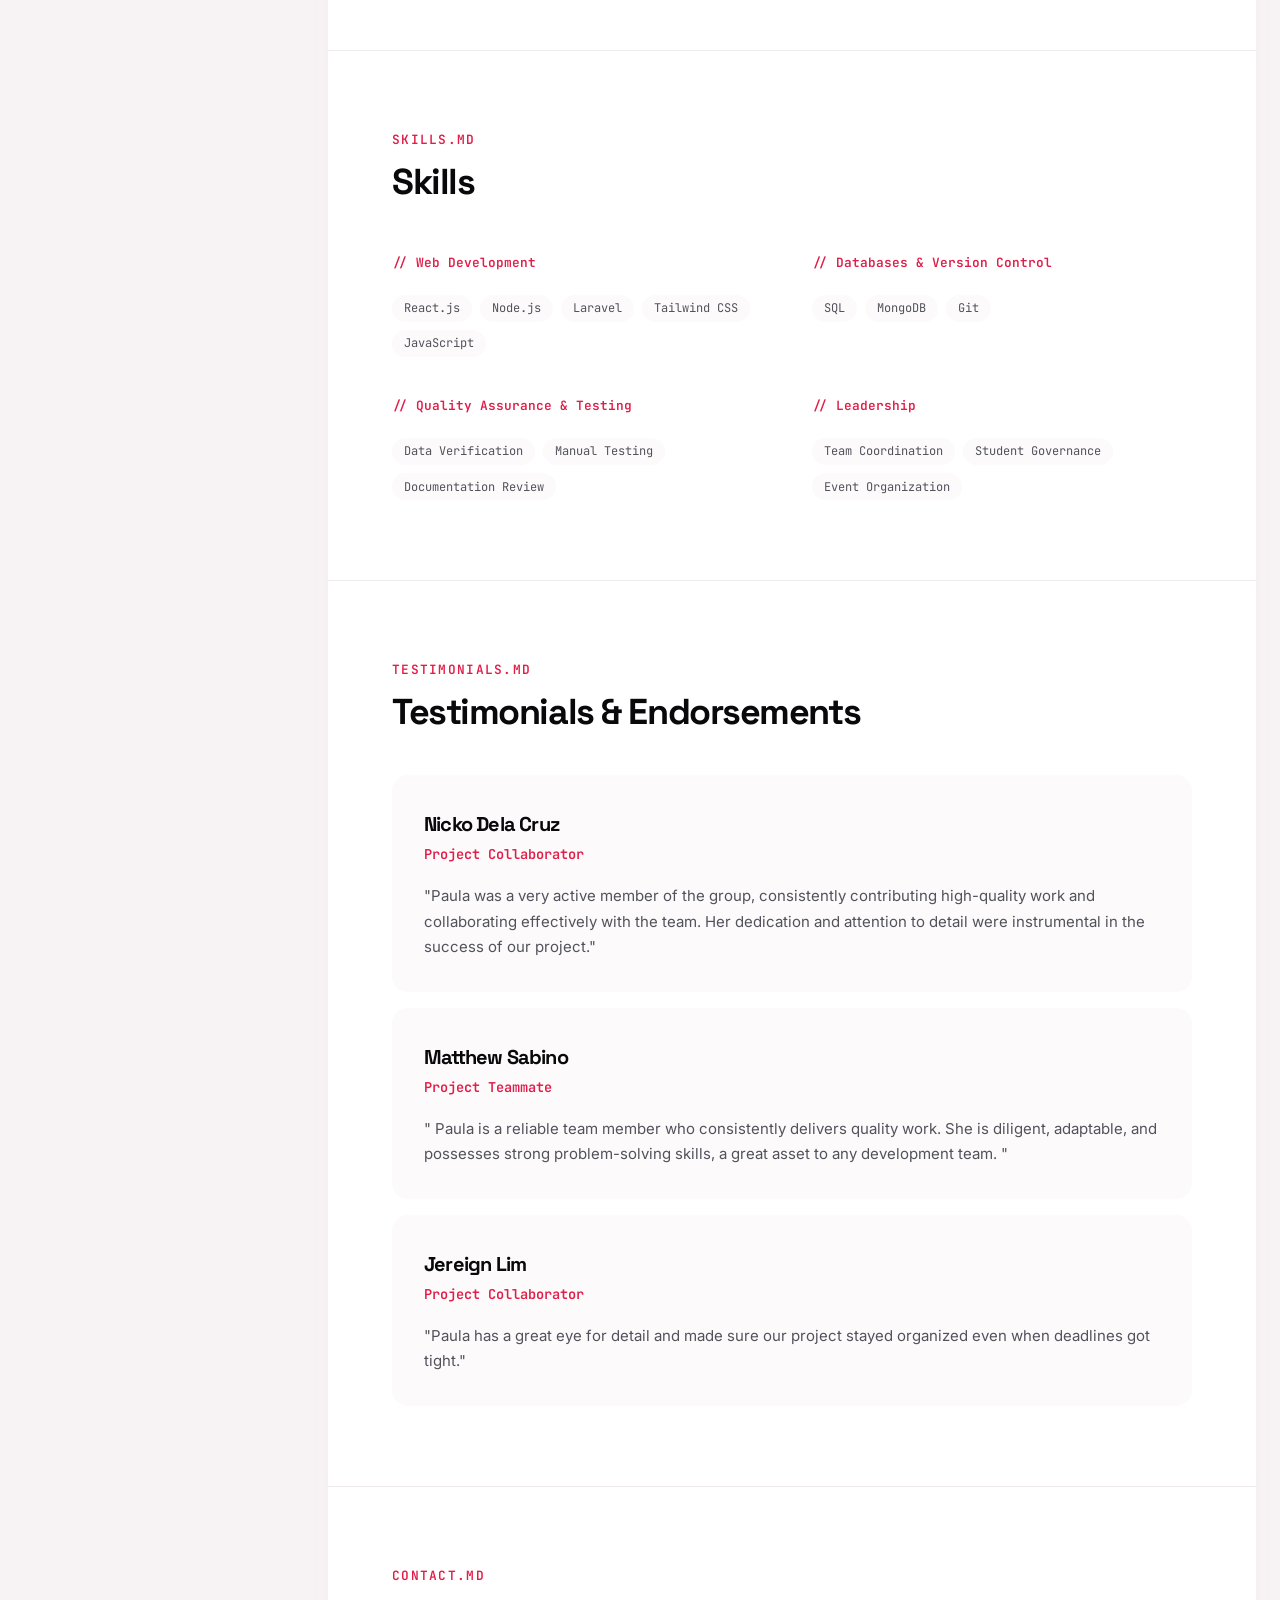
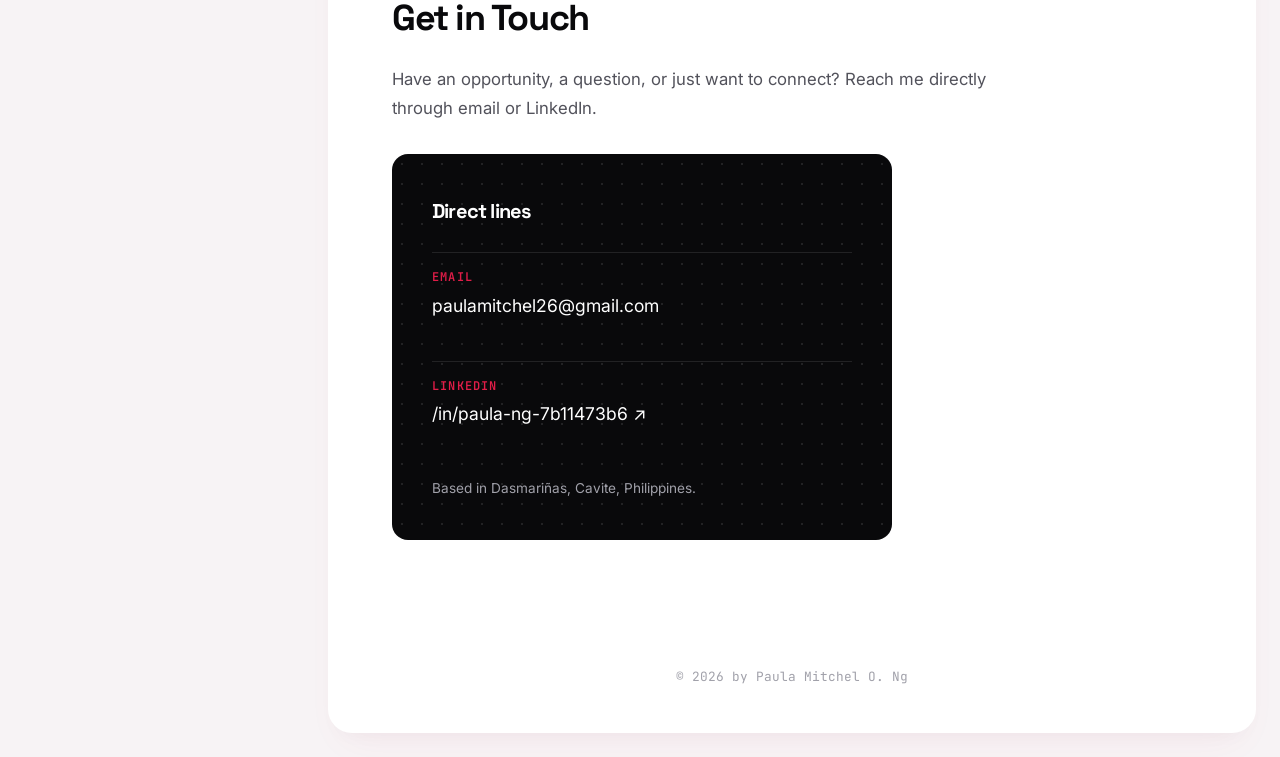
<file: ng-paulamitchel/index.html>
<!DOCTYPE html>
<html lang="en">

<head>
  <meta charset="UTF-8">
  <meta name="viewport" content="width=device-width, initial-scale=1.0">
  <title>Paula Mitchel O. Ng — Web Developer &amp; IT Student</title>
  <meta name="description"
    content="Portfolio of Paula Mitchel O. Ng, Web Development IT student at De La Salle University - Dasmariñas.">

  <link rel="preconnect" href="https://fonts.googleapis.com">
  <link rel="preconnect" href="https://fonts.gstatic.com" crossorigin>
  <link
    href="https://fonts.googleapis.com/css2?family=Space+Grotesk:wght@500;600;700&family=Inter:wght@400;500;600;700&family=JetBrains+Mono:wght@400;500;600&display=swap"
    rel="stylesheet">

  <link rel="stylesheet" href="style.css">
</head>

<body>

  <a class="skip-link" href="#main">Skip to main content</a>

  <!-- Mobile top bar -->
  <header class="topbar">
    <a href="#about" class="topbar-brand">
      <span class="topbar-dot" aria-hidden="true"></span>
      paula<span class="topbar-brand-accent">.dev</span>
    </a>
    <button class="topbar-toggle" id="nav_toggle" aria-expanded="false" aria-controls="sidebar_nav"
      aria-label="Open navigation menu">
      <span></span><span></span><span></span>
    </button>
  </header>

  <div class="shell">

    <!-- Sidebar / file explorer nav -->
    <nav class="sidebar" id="sidebar_nav" aria-label="Primary">
      <div class="sidebar-brand">
        <span class="topbar-dot" aria-hidden="true"></span>
        <span>paula<span class="topbar-brand-accent">.dev</span></span>
      </div>

      <p class="sidebar-label">explorer</p>
      <ul class="sidebar-tree">
        <li><a href="#about" class="sidebar-link is-active" data-nav>
            <span class="sidebar-icon" aria-hidden="true">◆</span>about.md</a></li>
        <li><a href="#education" class="sidebar-link" data-nav>
            <span class="sidebar-icon" aria-hidden="true">◆</span>education.md</a></li>
        <li><a href="#experience" class="sidebar-link" data-nav>
            <span class="sidebar-icon" aria-hidden="true">◆</span>experience.md</a></li>
        <li><a href="#projects" class="sidebar-link" data-nav>
            <span class="sidebar-icon" aria-hidden="true">◆</span>projects.md</a></li>
        <li><a href="#skills" class="sidebar-link" data-nav>
            <span class="sidebar-icon" aria-hidden="true">◆</span>skills.md</a></li>
        <li><a href="#testimonials" class="sidebar-link" data-nav>
            <span class="sidebar-icon" aria-hidden="true">◆</span>testimonials.md</a></li>
        <li><a href="#contact" class="sidebar-link" data-nav>
            <span class="sidebar-icon" aria-hidden="true">◆</span>contact.md</a></li>
      </ul>

      <div class="sidebar-footer">
        <a href="mailto:paulamitchel26@gmail.com" class="sidebar-footer-link">paulamitchel26@gmail.com</a>
        <a href="https://www.linkedin.com/in/paula-ng-7b11473b6/" class="sidebar-footer-link" target="_blank"
          rel="noopener noreferrer">LinkedIn ↗</a>
      </div>
    </nav>

    <div class="sidebar-scrim" id="sidebar_scrim" hidden></div>

    <!-- Main content -->
    <main id="main">

      <!-- ABOUT -->
      <section id="about" class="section section-hero" aria-labelledby="about_heading">
        <div class="section-inner">
          <p class="eyebrow">about.md</p>
          <h1 id="about_heading" class="hero-name">Paula Mitchel O. Ng</h1>
          <p class="hero-role">Web Developer &amp; IT Student</p>
          <p class="hero-blurb">
            I'm an Information Technology student at De La Salle University - Dasmariñas,
            majoring in Web Development, where I keep a 3.71 GPA while balancing full-stack
            development work with student leadership. I like building things that hold up
            under real use, clean interfaces backed by dependable data, tested carefully
            before they ship.
          </p>

          <div class="hero-grid">
            <div class="editor-card" role="img"
              aria-label="Profile summary displayed as a code object: name Paula Mitchel O. Ng, role Web Developer and IT Student, GPA 3.71, university De La Salle University - Dasmariñas, focus areas Full-stack Development, Quality Assurance, and Leadership.">
              <div class="editor-card-bar">
                <span class="editor-card-dot editor-card-dot-red"></span>
                <span class="editor-card-dot editor-card-dot-amber"></span>
                <span class="editor-card-dot editor-card-dot-green"></span>
                <span class="editor-card-filename">profile.ts</span>
              </div>
              <pre class="editor-card-code"><code><span class="tok-kw">const</span> <span class="tok-var">profile</span> = {
  <span class="tok-key">name</span>: <span class="tok-str">"Paula Mitchel O. Ng"</span>,
  <span class="tok-key">role</span>: <span class="tok-str">"Web Developer & IT Student"</span>,
  <span class="tok-key">university</span>: <span class="tok-str">"De La Salle University - Dasmariñas"</span>,
  <span class="tok-key">gpa</span>: <span class="tok-num">3.71</span>,
  <span class="tok-key">focus</span>: [<span class="tok-str">"Full-stack Dev"</span>, <span class="tok-str">"QA"</span>, <span class="tok-str">"Leadership"</span>],
};</code></pre>
            </div>

            <div class="stat-stack">
              <div class="stat-card">
                <p class="stat-card-value">3.71</p>
                <p class="stat-card-label">Cumulative GPA</p>
              </div>
              <div class="stat-card">
                <p class="stat-card-value">6×</p>
                <p class="stat-card-label">Honors distinctions</p>
              </div>
              <div class="stat-card">
                <p class="stat-card-value">3</p>
                <p class="stat-card-label">Featured builds</p>
              </div>
            </div>
          </div>

          <div class="hero-actions">
            <a href="#projects" class="btn btn-primary">View projects</a>
            <a href="#contact" class="btn btn-ghost">Get in touch</a>
          </div>
        </div>
      </section>

      <!-- EDUCATION -->
      <section id="education" class="section" aria-labelledby="education_heading">
        <div class="section-inner">
          <p class="eyebrow">education.md</p>
          <h2 id="education_heading" class="section-title">Education</h2>

          <div class="card card-education">
            <div class="card-head">
              <h3 class="card-title">BS in Information Technology — Web Development Track</h3>
              <p class="card-meta">De La Salle University – Dasmariñas</p>
            </div>
            <p class="card-body">
              Coursework and project work centered on full-stack web development,
              database design, and software quality assurance, paired with hands-on
              leadership experience within the college's student government.
            </p>

            <ul class="badge-list" aria-label="Honors and distinctions">
              <li class="badge badge-pink-soft">CHED Merit Scholar</li>
              <li class="badge badge-neutral">First Honors Dean's Lister</li>
              <li class="badge badge-pink-solid">Director of Internal Affairs, CICS Student Government</li>
              <li class="badge badge-pink-soft">Project Head, SIKAPTala 2026</li>
              <li class="badge badge-neutral">3.71 Cumulative GPA</li>
            </ul>

          </div>
        </div>
      </section>

      <!-- EXPERIENCE -->
      <section id="experience" class="section" aria-labelledby="experience_heading">
        <div class="section-inner">
          <p class="eyebrow">experience.md</p>
          <h2 id="experience_heading" class="section-title">Work Experience</h2>

          <div class="timeline">
            <div class="card card-timeline">
              <div class="card-head">
                <h3 class="card-title">Student Assistant</h3>
                <p class="card-meta">Hermania D. Torres "Quality Assurance" Office</p>
              </div>
              <p class="card-body">
                Supported the office's quality assurance operations with a focus on
                data integrity and verification — reviewing records for accuracy and
                flagging discrepancies before they reached final documentation.
              </p>
            </div>

            <div class="card card-timeline">
              <div class="card-head">
                <h3 class="card-title">Data Entry Intern</h3>
                <p class="card-meta">Begone Skin &amp; Body Clinic</p>
              </div>
              <p class="card-body">
                Handled day-to-day data entry inputs for client and administrative
                records, helping streamline workflows and improve overall
                administrative efficiency.
              </p>
            </div>
          </div>
        </div>
      </section>

      <!-- PROJECTS -->
      <section id="projects" class="section" aria-labelledby="projects_heading">
        <div class="section-inner">
          <p class="eyebrow">projects.md</p>
          <h2 id="projects_heading" class="section-title">Featured Projects</h2>

          <div class="repo-grid">

            <!-- CODEVAULT -->
            <article class="repo-card">
              <header class="repo-card-head">
                <span class="repo-card-icon" aria-hidden="true">⌥</span>
                <h3 class="repo-card-title"><a href="https://code-vault-v2.vercel.app/" target="_blank"
                    rel="noopener noreferrer" style="text-decoration: none; color: inherit;">CodeVault ↗</a></h3>
              </header>
              <p class="repo-card-desc">
                A full-stack browser-based cloud IDE supporting real-time compilation across multiple languages,
                featuring secure cloud storage and an integrated Monaco Editor.
              </p>
              <ul class="tag-list" aria-label="Tech stack for CodeVault">
                <li class="tag">React</li>
                <li class="tag">Vite</li>
                <li class="tag">Tailwind CSS</li>
                <li class="tag">Supabase</li>
                <li class="tag">Monaco Editor</li>
                <li class="tag">Vercel</li>
              </ul>
            </article>

            <!-- ANISKOLAR -->
            <article class="repo-card">
              <header class="repo-card-head">
                <span class="repo-card-icon" aria-hidden="true">⌥</span>
                <h3 class="repo-card-title">AniSkolar <span
                    style="font-size: 0.75rem; font-weight: normal; opacity: 0.7;">(Coming Soon)</span></h3>
              </header>
              <p class="repo-card-desc">
                A scholarship management system for De La Salle University - Dasmariñas, built to automate report
                generation and simplify applications with a real-time student dashboard.
              </p>
              <ul class="tag-list" aria-label="Tech stack for AniSkolar">
                <li class="tag">React</li>
                <li class="tag">Tailwind CSS</li>
                <li class="tag">Laravel</li>
                <li class="tag">MongoDB</li>
              </ul>
            </article>

            <!-- STARBOARD -->
            <article class="repo-card">
              <header class="repo-card-head">
                <span class="repo-card-icon" aria-hidden="true">⌥</span>
                <h3 class="repo-card-title">Starboard <span
                    style="font-size: 0.75rem; font-weight: normal; opacity: 0.7;">(Coming Soon)</span></h3>
              </header>
              <p class="repo-card-desc">
                An AI-powered task management app featuring natural language brain-dump parsing, automated workflow
                optimization, and a built-in Pomodoro focus timer.
              </p>
              <ul class="tag-list" aria-label="Tech stack for Starboard">
                <li class="tag">Next.js</li>
                <li class="tag">React</li>
                <li class="tag">Zustand</li>
                <li class="tag">Supabase</li>
                <li class="tag">Google Gemini API</li>
                <li class="tag">Vercel</li>
              </ul>
            </article>

          </div>
        </div>
      </section>

      <!-- SKILLS -->
      <section id="skills" class="section" aria-labelledby="skills_heading">
        <div class="section-inner">
          <p class="eyebrow">skills.md</p>
          <h2 id="skills_heading" class="section-title">Skills</h2>

          <div class="skill-grid">
            <div class="skill-group">
              <p class="skill-group-comment">// Web Development</p>
              <ul class="tag-list">
                <li class="tag tag-outline">React.js</li>
                <li class="tag tag-outline">Node.js</li>
                <li class="tag tag-outline">Laravel</li>
                <li class="tag tag-outline">Tailwind CSS</li>
                <li class="tag tag-outline">JavaScript</li>
              </ul>
            </div>

            <div class="skill-group">
              <p class="skill-group-comment">// Databases &amp; Version Control</p>
              <ul class="tag-list">
                <li class="tag tag-outline">SQL</li>
                <li class="tag tag-outline">MongoDB</li>
                <li class="tag tag-outline">Git</li>
              </ul>
            </div>

            <div class="skill-group">
              <p class="skill-group-comment">// Quality Assurance &amp; Testing</p>
              <ul class="tag-list">
                <li class="tag tag-outline">Data Verification</li>
                <li class="tag tag-outline">Manual Testing</li>
                <li class="tag tag-outline">Documentation Review</li>
              </ul>
            </div>

            <div class="skill-group">
              <p class="skill-group-comment">// Leadership</p>
              <ul class="tag-list">
                <li class="tag tag-outline">Team Coordination</li>
                <li class="tag tag-outline">Student Governance</li>
                <li class="tag tag-outline">Event Organization</li>
              </ul>
            </div>
          </div>
        </div>
      </section>

      <!-- TESTIMONIALS -->
      <section id="testimonials" class="section" aria-labelledby="testimonials_heading">
        <div class="section-inner">
          <p class="eyebrow">testimonials.md</p>
          <h2 id="testimonials_heading" class="section-title">Testimonials &amp; Endorsements</h2>

          <div class="timeline">
            
            
            <div class="card card-timeline">
              <div class="card-head">
                <h3 class="card-title">Nicko Dela Cruz</h3>
                <p class="card-meta">Project Collaborator</p>
              </div>
              <p class="card-body">
                "Paula was a very active member of the group,
                consistently contributing high-quality work and collaborating
                effectively with the team. Her dedication and attention to detail
                were instrumental in the success of our project." </p>
            </div>

            <div class="card card-timeline">
              <div class="card-head">
                <h3 class="card-title">Matthew Sabino</h3>
                <p class="card-meta">Project Teammate</p>
              </div>
              <p class="card-body">
                " Paula is a reliable team member who consistently delivers quality work. She is diligent, adaptable,
                and possesses strong problem-solving skills, a great asset to any development team. "
              </p>
            </div>
            
            <div class="card card-timeline">
              <div class="card-head">
                <h3 class="card-title">Jereign Lim</h3>
                <p class="card-meta">Project Collaborator</p>
              </div>
              <p class="card-body">
                "Paula has a great eye for detail and made sure our project stayed organized even when deadlines got
                tight." </p>
            </div>

            

          </div>
        </div>
      </section>

      <!-- CONTACT -->
      <section id="contact" class="section" aria-labelledby="contact_heading">
        <div class="section-inner">
          <p class="eyebrow">contact.md</p>
          <h2 id="contact_heading" class="section-title">Get in Touch</h2>
          <p class="section-intro">
            Have an opportunity, a question, or just want to connect? Reach me directly through email or LinkedIn.
          </p>

          <div class="contact-card" aria-label="Direct contact details" style="max-width: 500px; margin-top: 2rem;">
            <h3 class="contact-card-title">Direct lines</h3>
            <a class="contact-card-row" href="mailto:paulamitchel26@gmail.com">
              <span class="contact-card-label">Email</span>
              <span class="contact-card-value">paulamitchel26@gmail.com</span>
            </a>
            <a class="contact-card-row" href="https://www.linkedin.com/in/paula-ng-7b11473b6/" target="_blank"
              rel="noopener noreferrer">
              <span class="contact-card-label">LinkedIn</span>
              <span class="contact-card-value">/in/paula-ng-7b11473b6 ↗</span>
            </a>
            <p class="contact-card-note">Based in Dasmariñas, Cavite, Philippines.</p>
          </div>
        </div>
      </section>

      <footer class="footer">
        <p>© <span id="year"></span> by Paula Mitchel O. Ng</p>
      </footer>

    </main>
  </div>

  <script src="script.js"></script>
</body>

</html>
</file>
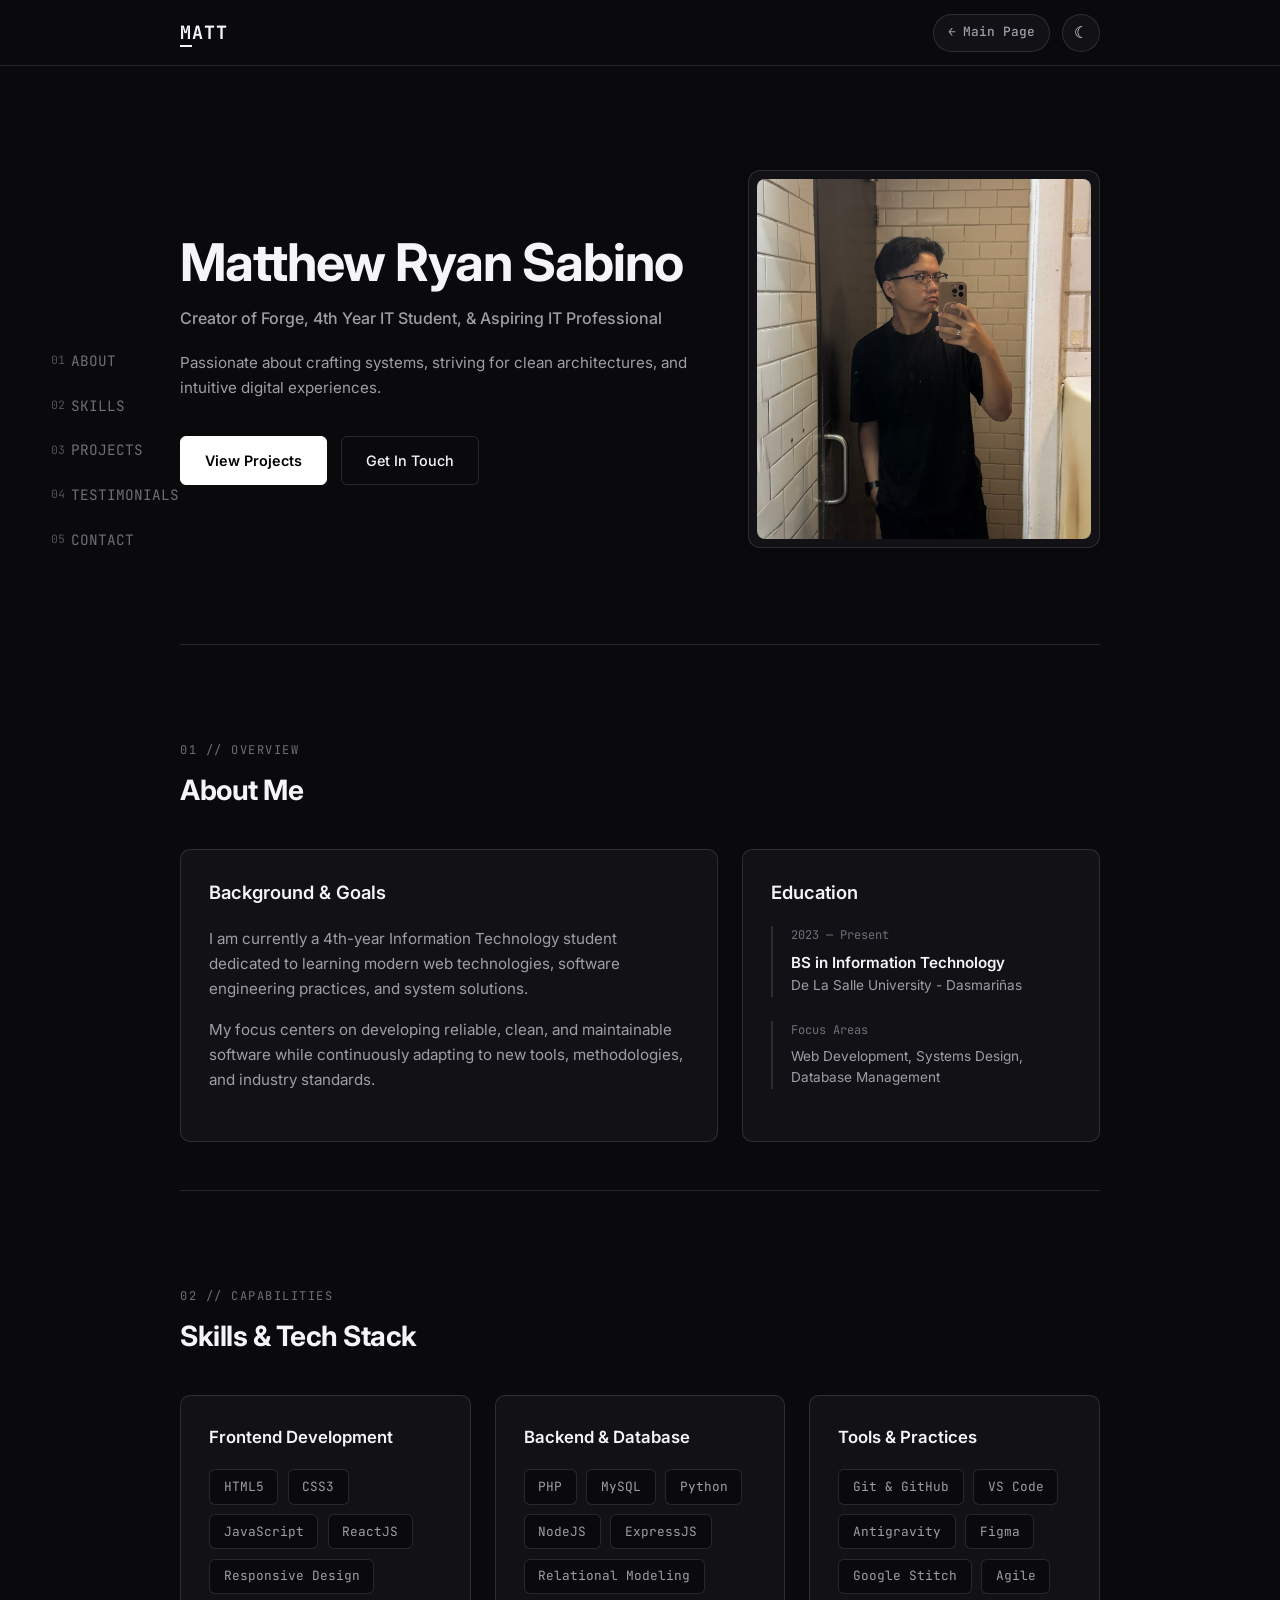
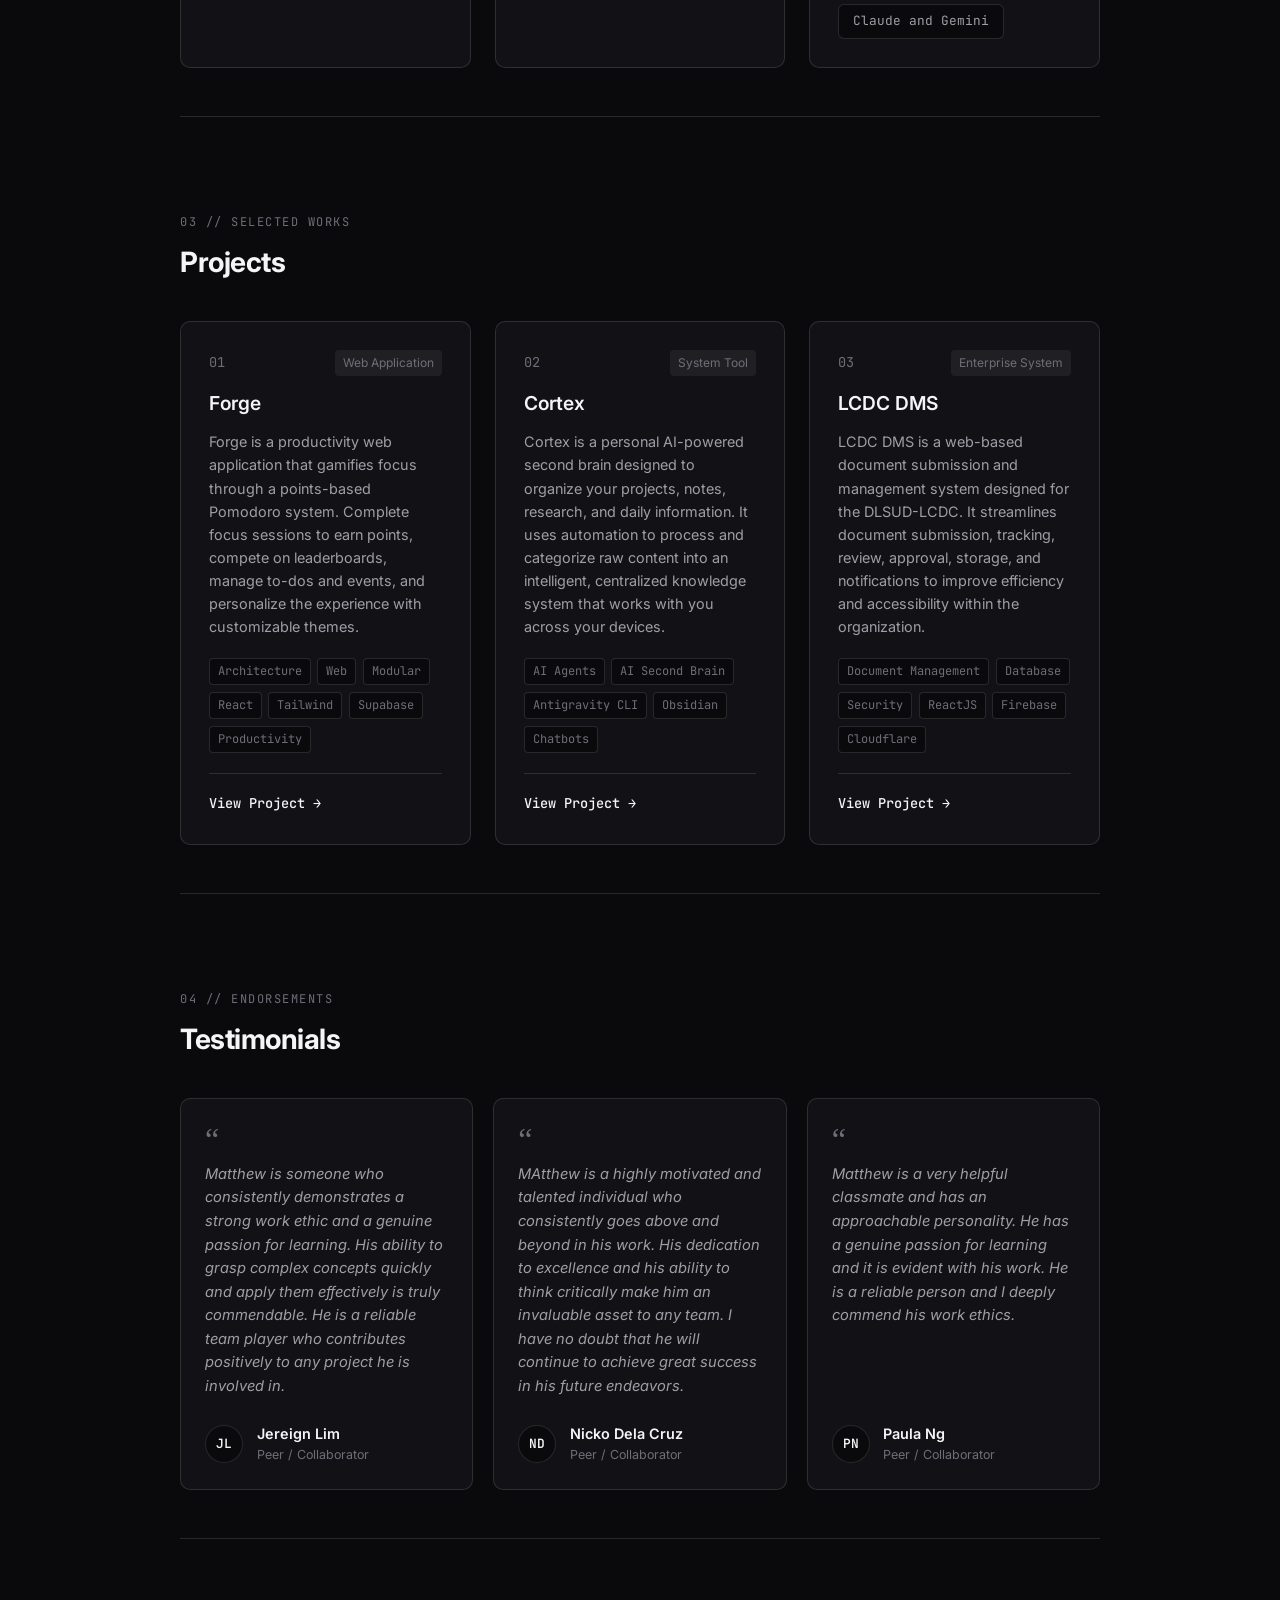
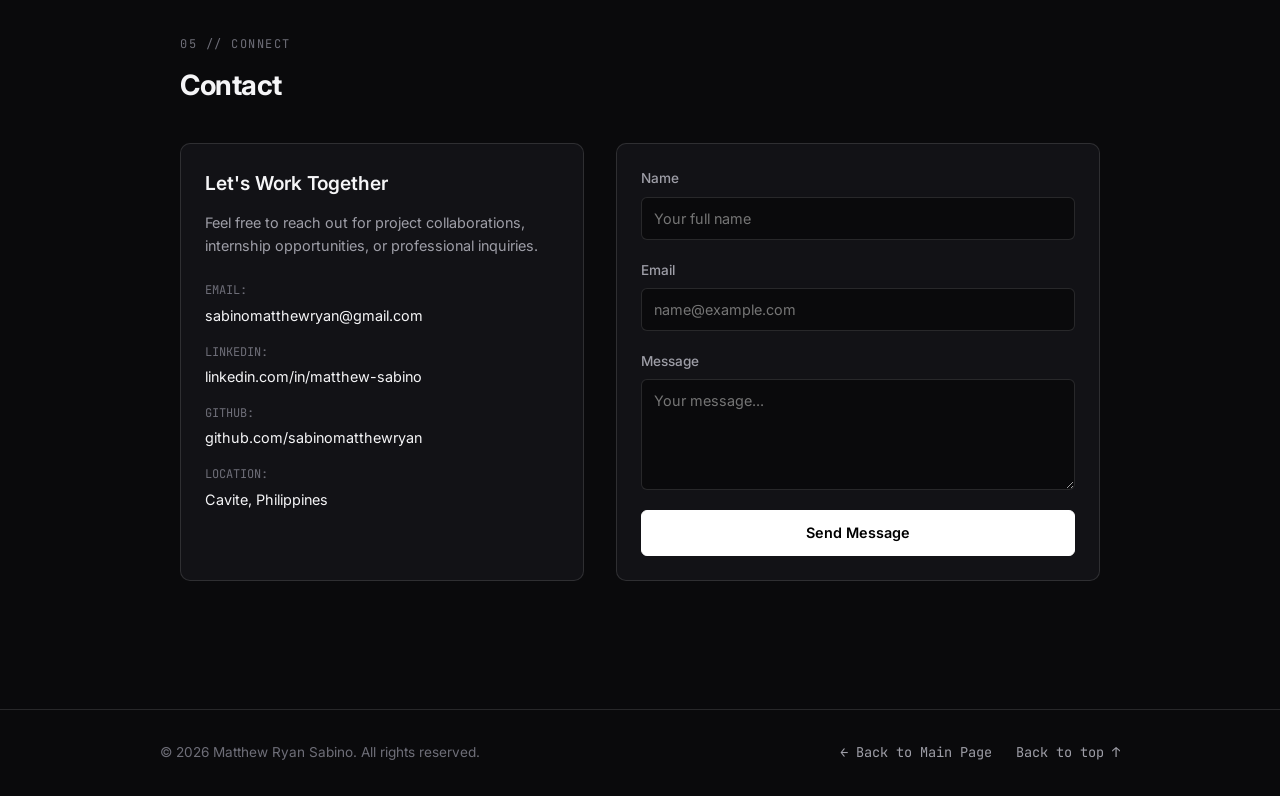
<file: sabino-matthewryan/index.html>
<!DOCTYPE html>
<html lang="en">

<head>
    <meta charset="UTF-8">
    <meta name="viewport" content="width=device-width, initial-scale=1.0">
    <meta name="description" content="Portfolio of Matthew Ryan Sabino - IT Student & Developer">
    <title>Matthew Ryan Sabino | Portfolio</title>
    <link rel="preconnect" href="https://fonts.googleapis.com">
    <link rel="preconnect" href="https://fonts.gstatic.com" crossorigin>
    <link rel="stylesheet"
        href="https://fonts.googleapis.com/css2?family=Inter:wght@300;400;500;600;700&family=JetBrains+Mono:wght@400;500&display=swap">
    <link rel="stylesheet" href="style.css">
</head>

<body>
    <!-- Navigation Bar -->
    <header class="header-container" id="header_container">
        <div class="header-top-bar">
            <a href="#hero_section" class="brand-logo">
                <span class="logo-accent">M</span>ATT
            </a>
            <div class="nav-actions">
                <a href="../index.html" class="back-to-main-button" id="back_to_main_button" aria-label="Back to main page">
                    <span class="back-arrow">&larr;</span>
                    <span class="back-text">Main Page</span>
                </a>
                <button type="button" class="theme-toggle-button" id="theme_toggle" aria-label="Toggle theme">
                    <span class="theme-icon-dark" id="theme_icon_dark">&#9790;</span>
                    <span class="theme-icon-light" id="theme_icon_light">&#9728;</span>
                </button>
            </div>
        </div>

        <!-- Nav -->
        <nav class="side-nav-menu" id="side_nav_menu" aria-label="Side menu">
            <a href="#about_section" class="side-nav-link">
                <span class="nav-num">01</span> About
            </a>
            <a href="#skills_section" class="side-nav-link">
                <span class="nav-num">02</span> Skills
            </a>
            <a href="#projects_section" class="side-nav-link">
                <span class="nav-num">03</span> Projects
            </a>
            <a href="#testimonials_section" class="side-nav-link">
                <span class="nav-num">04</span> Testimonials
            </a>
            <a href="#contact_section" class="side-nav-link">
                <span class="nav-num">05</span> Contact
            </a>
        </nav>
    </header>

    <main class="main-content" id="main_content">
        <!-- Hero Section -->
        <section class="hero-section" id="hero_section">
            <div class="hero-wrapper">
                <div class="hero-text-container">
                    <h1 class="hero-heading">
                        Matthew Ryan Sabino
                    </h1>
                    <p class="hero-subheading">
                        Creator of Forge, 4th Year IT Student, & Aspiring IT Professional
                    </p>
                    <p class="hero-description">
                        Passionate about crafting systems, striving for clean
                        architectures, and intuitive digital experiences.
                    </p>
                    <div class="hero-action-group">
                        <a href="#projects_section" class="action-button-primary">
                            View Projects
                        </a>
                        <a href="#contact_section" class="action-button-secondary">
                            Get In Touch
                        </a>
                    </div>
                </div>

                <!-- Profile Photo -->
                <div class="photo-placeholder-wrapper" id="photo_placeholder_wrapper">
                    <div class="photo-frame">
                        <img class="profile-photo-img" src="assets/profile-picture.jpeg" alt="Matthew Ryan Sabino" />
                    </div>
                </div>
            </div>
        </section>

        <!-- About Me Section -->
        <section class="content-section" id="about_section">
            <div class="section-header">
                <span class="section-tag">01 // OVERVIEW</span>
                <h2 class="section-title">About Me</h2>
            </div>
            <div class="about-grid">
                <div class="about-card main-bio-card">
                    <h3 class="card-title">Background & Goals</h3>
                    <p class="card-text">
                        I am currently a 4th-year Information Technology
                        student dedicated to learning modern web technologies,
                        software engineering practices, and system solutions.
                    </p>
                    <p class="card-text">
                        My focus centers on developing reliable, clean, and
                        maintainable software while continuously adapting to
                        new tools, methodologies, and industry standards.
                    </p>
                </div>
                <div class="about-card education-card">
                    <h3 class="card-title">Education</h3>
                    <div class="timeline-item">
                        <span class="timeline-year">2023 — Present</span>
                        <h4 class="timeline-title">
                            BS in Information Technology
                        </h4>
                        <p class="timeline-meta">
                            De La Salle University - Dasmariñas
                        </p>
                    </div>
                    <div class="timeline-item">
                        <span class="timeline-year">Focus Areas</span>
                        <p class="timeline-meta">
                            Web Development, Systems Design, Database Management
                        </p>
                    </div>
                </div>
            </div>
        </section>

        <!-- Skills / Stack Section -->
        <section class="content-section" id="skills_section">
            <div class="section-header">
                <span class="section-tag">02 // CAPABILITIES</span>
                <h2 class="section-title">Skills & Tech Stack</h2>
            </div>
            <div class="skills-grid">
                <!-- Frontend Category -->
                <div class="skill-category-card">
                    <h3 class="category-heading">Frontend Development</h3>
                    <div class="badge-list">
                        <span class="tech-badge">HTML5</span>
                        <span class="tech-badge">CSS3</span>
                        <span class="tech-badge">JavaScript</span>
                        <span class="tech-badge">ReactJS</span>
                        <span class="tech-badge">Responsive Design</span>
                    </div>
                </div>

                <!-- Backend & Databases Category -->
                <div class="skill-category-card">
                    <h3 class="category-heading">Backend & Database</h3>
                    <div class="badge-list">
                        <span class="tech-badge">PHP</span>
                        <span class="tech-badge">MySQL</span>
                        <span class="tech-badge">Python</span>
                        <span class="tech-badge">NodeJS</span>
                        <span class="tech-badge">ExpressJS</span>
                        <span class="tech-badge">Relational Modeling</span>
                    </div>
                </div>

                <!-- Tools & Practices Category -->
                <div class="skill-category-card">
                    <h3 class="category-heading">Tools & Practices</h3>
                    <div class="badge-list">
                        <span class="tech-badge">Git & GitHub</span>
                        <span class="tech-badge">VS Code</span>
                        <span class="tech-badge">Antigravity</span>
                        <span class="tech-badge">Figma</span>
                        <span class="tech-badge">Google Stitch</span>
                        <span class="tech-badge">Agile</span>
                        <span class="tech-badge">Claude and Gemini</span>
                    </div>
                </div>
            </div>
        </section>

        <!-- Projects Section -->
        <section class="content-section" id="projects_section">
            <div class="section-header">
                <span class="section-tag">03 // SELECTED WORKS</span>
                <h2 class="section-title">Projects</h2>
            </div>
            <div class="projects-grid">
                <!-- Project 1: Forge -->
                <article class="project-card">
                    <div class="project-card-header">
                        <span class="project-number">01</span>
                        <span class="project-category">Web Application</span>
                    </div>
                    <h3 class="project-title">Forge</h3>
                    <p class="project-description">
                        Forge is a productivity web application that gamifies focus through a points-based Pomodoro
                        system. Complete focus sessions to earn points, compete on leaderboards, manage to-dos and
                        events, and personalize the experience with customizable themes.
                    </p>
                    <div class="project-tech-tags">
                        <span class="mini-tag">Architecture</span>
                        <span class="mini-tag">Web</span>
                        <span class="mini-tag">Modular</span>
                        <span class="mini-tag">React</span>
                        <span class="mini-tag">Tailwind</span>
                        <span class="mini-tag">Supabase</span>
                        <span class="mini-tag">Productivity</span>
                    </div>
                    <div class="project-links">
                        <a href="https://forge-productivity.vercel.app/" class="project-link-item">
                            View Project &rarr;
                        </a>
                    </div>
                </article>

                <!-- Project 2: Cortex -->
                <article class="project-card">
                    <div class="project-card-header">
                        <span class="project-number">02</span>
                        <span class="project-category">System Tool</span>
                    </div>
                    <h3 class="project-title">Cortex</h3>
                    <p class="project-description">
                        Cortex is a personal AI-powered second brain designed to organize your projects, notes,
                        research, and daily information. It uses automation to process and categorize raw content into
                        an intelligent, centralized knowledge system that works with you across your devices.
                    </p>
                    <div class="project-tech-tags">
                        <span class="mini-tag">AI Agents</span>
                        <span class="mini-tag">AI Second Brain</span>
                        <span class="mini-tag">Antigravity CLI</span>
                        <span class="mini-tag">Obsidian</span>
                        <span class="mini-tag">Chatbots</span>
                    </div>
                    <div class="project-links">
                        <a href="https://github.com/sabinomatthewryan/public-cortex" class="project-link-item">
                            View Project &rarr;
                        </a>
                    </div>
                </article>

                <!-- Project 3: LCDC Document Management System -->
                <article class="project-card">
                    <div class="project-card-header">
                        <span class="project-number">03</span>
                        <span class="project-category">Enterprise System</span>
                    </div>
                    <h3 class="project-title">
                        LCDC DMS
                    </h3>
                    <p class="project-description">
                        LCDC DMS is a web-based document submission and management system designed for the DLSUD-LCDC.
                        It streamlines document submission, tracking, review, approval,
                        storage, and notifications to improve efficiency and accessibility within the organization.
                    </p>
                    <div class="project-tech-tags">
                        <span class="mini-tag">Document Management</span>
                        <span class="mini-tag">Database</span>
                        <span class="mini-tag">Security</span>
                        <span class="mini-tag">ReactJS</span>
                        <span class="mini-tag">Firebase</span>
                        <span class="mini-tag">Cloudflare</span>
                    </div>
                    <div class="project-links">
                        <a href="https://lcdc-document-management-system-cli.vercel.app/" class="project-link-item">
                            View Project &rarr;
                        </a>
                    </div>
                </article>
            </div>
        </section>

        <!-- Testimonials Section -->
        <section class="content-section" id="testimonials_section">
            <div class="section-header">
                <span class="section-tag">04 // ENDORSEMENTS</span>
                <h2 class="section-title">Testimonials</h2>
            </div>
            <div class="testimonials-grid">
                <!-- Testimonial 1 -->
                <!-- TODO: Add Testimonials here (avatar initials and author details) -->
                <div class="testimonial-card">
                    <div class="quote-icon">&#8220;</div>
                    <p class="testimonial-quote">
                        Matthew is someone who consistently demonstrates a strong work ethic
                        and a genuine passion for learning. His ability to grasp complex concepts
                        quickly and apply them effectively is truly commendable. He is a reliable
                        team player who contributes positively to any project he is involved in.
                    </p>
                    <div class="testimonial-author-meta">
                        <div class="author-avatar-placeholder">
                            <span>JL</span>
                        </div>
                        <div class="author-details">
                            <h4 class="author-name">Jereign Lim</h4>
                            <p class="author-role">Peer / Collaborator</p>
                        </div>
                    </div>
                </div>
                <!-- Testimonial 2 -->
                <div class="testimonial-card">
                    <div class="quote-icon">&#8220;</div>
                    <p class="testimonial-quote">
                        MAtthew is a highly motivated and talented individual who 
                        consistently goes above and beyond in his work. His dedication 
                        to excellence and his ability to think critically make him an 
                        invaluable asset to any team. I have no doubt that he will continue 
                        to achieve great success in his future endeavors.
                    </p>
                    <div class="testimonial-author-meta">
                        <div class="author-avatar-placeholder">
                            <span>ND</span>
                        </div>
                        <div class="author-details">
                            <h4 class="author-name">Nicko Dela Cruz</h4>
                            <p class="author-role">Peer / Collaborator</p>
                        </div>
                    </div>
                </div>

                <div class="testimonial-card">
                    <div class="quote-icon">&#8220;</div>
                    <p class="testimonial-quote">
                        Matthew is a very helpful classmate and has an approachable personality. 
                        He has a genuine passion for learning and it is evident with his work. 
                        He is a reliable person and I deeply commend his work ethics.
                    </p>
                    <div class="testimonial-author-meta">
                        <div class="author-avatar-placeholder">
                            <span>PN</span>
                        </div>
                        <div class="author-details">
                            <h4 class="author-name">Paula Ng</h4>
                            <p class="author-role">Peer / Collaborator</p>
                        </div>
                    </div>
                </div>
            </div>
        </section>

        <!-- Contact Section -->
        <section class="content-section" id="contact_section">
            <div class="section-header">
                <span class="section-tag">05 // CONNECT</span>
                <h2 class="section-title">Contact</h2>
            </div>
            <div class="contact-layout">
                <div class="contact-info-panel">
                    <h3 class="panel-heading">Let's Work Together</h3>
                    <p class="panel-description">
                        Feel free to reach out for project collaborations,
                        internship opportunities, or professional inquiries.
                    </p>
                    <div class="contact-details-list">
                        <div class="contact-detail-row">
                            <span class="detail-label">Email:</span>
                            <a href="mailto:sabinomatthewryan@gmail.com" class="detail-value">
                                sabinomatthewryan@gmail.com
                            </a>
                        </div>
                        <div class="contact-detail-row">
                            <span class="detail-label">LinkedIn:</span>
                            <a href="https://www.linkedin.com/in/matthew-sabino" target="_blank" rel="noreferrer"
                                class="detail-value">
                                linkedin.com/in/matthew-sabino
                            </a>
                        </div>
                        <div class="contact-detail-row">
                            <span class="detail-label">GitHub:</span>
                            <a href="https://github.com/sabinomatthewryan" target="_blank" rel="noreferrer"
                                class="detail-value">
                                github.com/sabinomatthewryan
                            </a>
                        </div>
                        <div class="contact-detail-row">
                            <span class="detail-label">Location:</span>
                            <span class="detail-value">
                                Cavite, Philippines
                            </span>
                        </div>
                    </div>
                </div>

                <div class="contact-form-panel">
                    <form class="contact-form" id="contact_form">
                        <div class="form-group">
                            <label for="contact_name" class="form-label">
                                Name
                            </label>
                            <input type="text" class="form-input" id="contact_name" name="contact_name"
                                placeholder="Your full name" required>
                        </div>
                        <div class="form-group">
                            <label for="contact_email" class="form-label">
                                Email
                            </label>
                            <input type="email" class="form-input" id="contact_email" name="contact_email"
                                placeholder="name@example.com" required>
                        </div>
                        <div class="form-group">
                            <label for="contact_message" class="form-label">
                                Message
                            </label>
                            <textarea class="form-textarea" id="contact_message" name="contact_message" rows="5"
                                placeholder="Your message..." required></textarea>
                        </div>
                        <button type="submit" class="submit-button" id="submit_button">
                            Send Message
                        </button>
                    </form>
                </div>
            </div>
        </section>
    </main>

    <!-- Footer -->
    <footer class="footer-container" id="footer_container">
        <div class="footer-content">
            <p class="footer-copy">
                &copy; 2026 Matthew Ryan Sabino. All rights reserved.
            </p>
            <div class="footer-links">
                <a href="../index.html" class="back-to-main-footer">
                    &larr; Back to Main Page
                </a>
                <a href="#hero_section" class="back-to-top">
                    Back to top &uarr;
                </a>
            </div>
        </div>
    </footer>

    <!-- Minimal JavaScript for theme toggling -->
    <script src="script.js"></script>
</body>

</html>
</file>
<file: delacruz-nicko/style.css>
:root {
  --bg:          #FAF6EE;
  --bg-alt:      #F2EADA;
  --white:       #FFFFFF;
  --ink:         #332B21;
  --ink-soft:    #7C6F5C;
  --line:        #E4D7BE;
  --accent:      #55654A;
  --accent-dark: #3E4B36;
  --accent-tint: #E2E8D6;

  --font-display: 'Fraunces', serif;
  --font-body:    'Space Grotesk', sans-serif;
  --font-mono:    'JetBrains Mono', monospace;

  --maxw: 880px;
  --transition: 250ms ease;
}

* { box-sizing: border-box; }

html { scroll-behavior: smooth; }

body {
  margin: 0;
  background: var(--bg);
  color: var(--ink);
  font-family: var(--font-body);
  line-height: 1.6;
  -webkit-font-smoothing: antialiased;
}

a { color: inherit; text-decoration: none; }

ul, ol { list-style: none; margin: 0; padding: 0; }

h1, h2, h3 { font-family: var(--font-display); margin: 0; }

:focus-visible {
  outline: 2px solid var(--accent);
  outline-offset: 3px;
}

.dirbar {
  position: sticky;
  top: 0;
  z-index: 50;
  background: rgba(250, 246, 238, 0.9);
  backdrop-filter: blur(6px);
  border-bottom: 1px solid var(--line);
}

.dirbar-inner {
  max-width: var(--maxw);
  margin: 0 auto;
  padding: 16px 24px;
  display: flex;
  align-items: center;
  gap: 28px;
}

.dirbar-root {
  font-family: var(--font-mono);
  font-size: 15px;
  color: var(--accent);
  font-weight: 500;
  flex-shrink: 0;
}

.dirbar-nav {
  display: flex;
  gap: 22px;
  flex-wrap: wrap;
}

.dirlink {
  font-family: var(--font-mono);
  font-size: 13.5px;
  color: var(--ink-soft);
  position: relative;
  padding-bottom: 2px;
  transition: color var(--transition);
}

.dirlink::after {
  content: "";
  position: absolute;
  left: 0;
  right: 100%;
  bottom: -3px;
  height: 1px;
  background: var(--accent);
  transition: right var(--transition);
}

.dirlink:hover,
.dirlink.active {
  color: var(--accent-dark);
}

.dirlink:hover::after,
.dirlink.active::after {
  right: 0;
}

.dirbar-toggle {
  display: none;
  flex-direction: column;
  justify-content: center;
  gap: 5px;
  width: 30px;
  height: 30px;
  background: none;
  border: none;
  cursor: pointer;
  margin-left: auto;
}

.dirbar-toggle span {
  height: 2px;
  background: var(--ink);
  border-radius: 2px;
}

.hero {
  max-width: var(--maxw);
  margin: 0 auto;
  padding: 100px 24px 90px;
  min-height: 62vh;
  display: flex;
  flex-direction: column;
  justify-content: center;
}

.hero-eyebrow {
  font-family: var(--font-mono);
  font-size: 13px;
  color: var(--accent);
  margin: 0 0 18px;
  letter-spacing: 0.02em;
}

.hero-name {
  font-size: clamp(2.4rem, 7vw, 4.6rem);
  font-weight: 500;
  color: var(--ink);
  line-height: 1.05;
  min-height: 1.1em;
}

.typed-name { white-space: pre-wrap; }

.cursor {
  display: inline-block;
  width: 0.5ch;
  height: 0.85em;
  background: var(--accent);
  margin-left: 4px;
  transform: translateY(0.08em);
  animation: blink 1s step-end infinite;
}

@keyframes blink {
  0%, 100% { opacity: 1; }
  50% { opacity: 0; }
}

.hero-tagline {
  font-family: var(--font-mono);
  font-size: 14px;
  color: var(--ink-soft);
  margin: 22px 0 6px;
  min-height: 1.4em;
}

.hero-copy {
  max-width: 46ch;
  color: var(--ink-soft);
  font-size: 16px;
  margin: 6px 0 0;
}

.hero-scroll {
  display: inline-flex;
  align-items: center;
  gap: 8px;
  margin-top: 46px;
  font-family: var(--font-mono);
  font-size: 12.5px;
  color: var(--ink-soft);
  width: fit-content;
  transition: color var(--transition), transform var(--transition);
}

.hero-scroll svg { animation: nudge 1.8s ease-in-out infinite; }

.hero-scroll:hover { color: var(--accent-dark); }

@keyframes nudge {
  0%, 100% { transform: translateY(0); }
  50% { transform: translateY(4px); }
}

.section { padding: 96px 24px; }

.section-alt { background: var(--bg-alt); }

.section-inner {
  max-width: var(--maxw);
  margin: 0 auto;
}

.section-tag {
  font-family: var(--font-mono);
  font-size: 12.5px;
  color: var(--accent);
  margin: 0 0 10px;
  letter-spacing: 0.03em;
}

.section-title {
  font-size: clamp(1.7rem, 3.4vw, 2.3rem);
  font-weight: 500;
  margin-bottom: 34px;
}

.reveal {
  opacity: 0;
  transform: translateY(18px);
  transition: opacity 700ms ease, transform 700ms ease;
}

.reveal.in-view {
  opacity: 1;
  transform: translateY(0);
}

.about-text {
  font-size: 17px;
  max-width: 62ch;
  color: var(--ink);
}

.about-text strong { color: var(--accent-dark); }

.timeline {
  position: relative;
  padding-left: 28px;
  border-left: 1px solid var(--line);
}

.timeline-item {
  position: relative;
  padding-bottom: 40px;
}

.timeline-item:last-child { padding-bottom: 0; }

.timeline-dot {
  position: absolute;
  left: -33px;
  top: 6px;
  width: 9px;
  height: 9px;
  border-radius: 50%;
  background: var(--accent);
  box-shadow: 0 0 0 4px var(--bg-alt);
}

.timeline-status {
  font-family: var(--font-mono);
  font-size: 12.5px;
  color: var(--ink-soft);
  margin: 0 0 6px;
}

.timeline-school {
  font-size: 20px;
  font-weight: 500;
  margin-bottom: 4px;
}

.timeline-program {
  margin: 0;
  color: var(--ink-soft);
  font-size: 15px;
}

.skills-grid {
  display: grid;
  grid-template-columns: repeat(3, 1fr);
  gap: 40px;
}

.skills-heading {
  font-family: var(--font-mono);
  font-size: 13px;
  font-weight: 500;
  color: var(--ink-soft);
  margin: 0 0 16px;
  text-transform: uppercase;
  letter-spacing: 0.04em;
}

.chip-list {
  display: flex;
  flex-wrap: wrap;
  gap: 10px;
}

.chip {
  font-family: var(--font-mono);
  font-size: 13px;
  padding: 7px 14px;
  border: 1px solid var(--line);
  border-radius: 999px;
  background: var(--white);
  color: var(--ink);
  transition: border-color var(--transition), background var(--transition);
}

.chip:hover {
  border-color: var(--accent);
  background: var(--accent-tint);
}

.projects-grid {
  display: grid;
  grid-template-columns: repeat(2, 1fr);
  gap: 24px;
}

.project-card {
  background: var(--white);
  border: 1px solid var(--line);
  border-radius: 14px;
  padding: 28px;
  display: flex;
  flex-direction: column;
  transition: transform var(--transition), box-shadow var(--transition);
}

.project-card:hover {
  transform: translateY(-4px);
  box-shadow: 0 14px 30px -18px rgba(51, 43, 33, 0.35);
}

.project-path {
  font-family: var(--font-mono);
  font-size: 12px;
  color: var(--accent);
  margin: 0 0 12px;
}

.project-title {
  font-size: 20px;
  font-weight: 500;
  margin-bottom: 10px;
}

.project-desc {
  color: var(--ink-soft);
  font-size: 14.5px;
  margin: 0 0 22px;
  flex-grow: 1;
}

.project-link {
  font-family: var(--font-mono);
  font-size: 13px;
  color: var(--ink);
  width: fit-content;
  border-bottom: 1px solid var(--ink);
  padding-bottom: 2px;
  transition: color var(--transition), border-color var(--transition);
}

.project-link:hover {
  color: var(--accent-dark);
  border-color: var(--accent-dark);
}

.testimonials-grid {
  display: grid;
  grid-template-columns: minmax(0, 640px);
  gap: 24px;
}

.testimonial-card {
  background: var(--white);
  border: 1px solid var(--line);
  border-radius: 14px;
  padding: 28px;
  transition: transform var(--transition), box-shadow var(--transition);
}

.testimonial-card:hover {
  transform: translateY(-4px);
  box-shadow: 0 14px 30px -18px rgba(51, 43, 33, 0.35);
}

.testimonial-quote {
  color: var(--ink);
  font-family: var(--font-display);
  font-size: 21px;
  line-height: 1.45;
  margin: 0 0 24px;
}

.testimonial-quote::before {
  color: var(--accent);
  content: "\201C";
  font-size: 32px;
  line-height: 0;
  margin-right: 3px;
  vertical-align: -5px;
}

.testimonial-author {
  color: var(--ink);
  font-size: 15px;
  font-weight: 600;
  margin: 0;
}

.testimonial-role {
  color: var(--ink-soft);
  font-family: var(--font-mono);
  font-size: 12.5px;
  margin: 3px 0 0;
}

.contact-grid {
  display: grid;
  grid-template-columns: 0.9fr 1.1fr;
  gap: 56px;
}

.contact-copy {
  color: var(--ink-soft);
  font-size: 16px;
  max-width: 40ch;
  margin: 0 0 28px;
}

.contact-list {
  display: flex;
  flex-direction: column;
  gap: 16px;
}

.contact-label {
  display: block;
  font-family: var(--font-mono);
  font-size: 12px;
  color: var(--accent);
  margin-bottom: 4px;
}

.contact-list a {
  font-size: 16px;
  border-bottom: 1px solid transparent;
  transition: border-color var(--transition);
}

.contact-list a:hover { border-color: var(--ink); }

.contact-form {
  display: flex;
  flex-direction: column;
  gap: 18px;
}

.field {
  display: flex;
  flex-direction: column;
  gap: 6px;
}

.field label {
  font-family: var(--font-mono);
  font-size: 12.5px;
  color: var(--ink-soft);
}

.field input,
.field textarea {
  font-family: var(--font-body);
  font-size: 15px;
  color: var(--ink);
  background: var(--white);
  border: 1px solid var(--line);
  border-radius: 8px;
  padding: 12px 14px;
  resize: vertical;
  transition: border-color var(--transition);
}

.field input:focus,
.field textarea:focus {
  border-color: var(--accent);
  outline: none;
}

.submit-btn {
  align-self: flex-start;
  font-family: var(--font-mono);
  font-size: 14px;
  color: var(--white);
  background: var(--accent-dark);
  border: none;
  border-radius: 999px;
  padding: 13px 28px;
  cursor: pointer;
  transition: background var(--transition), transform var(--transition);
}

.submit-btn:hover {
  background: var(--accent);
  transform: translateY(-1px);
}

.form-notice {
  font-family: var(--font-mono);
  font-size: 13px;
  color: var(--accent-dark);
  min-height: 1.2em;
  margin: 0;
  opacity: 0;
  transform: translateY(-4px);
  transition: opacity var(--transition), transform var(--transition);
}

.form-notice.show {
  opacity: 1;
  transform: translateY(0);
}

.footer {
  text-align: center;
  padding: 40px 24px;
  border-top: 1px solid var(--line);
  color: var(--ink-soft);
  font-family: var(--font-mono);
  font-size: 12.5px;
}

.back-to-top {
  position: fixed;
  right: 24px;
  bottom: 24px;
  width: 46px;
  height: 46px;
  border-radius: 50%;
  border: 1px solid var(--line);
  background: var(--white);
  color: var(--ink);
  display: flex;
  align-items: center;
  justify-content: center;
  cursor: pointer;
  opacity: 0;
  pointer-events: none;
  transform: translateY(10px);
  transition: opacity var(--transition), transform var(--transition),
    background var(--transition), border-color var(--transition);
  box-shadow: 0 10px 24px -14px rgba(51, 43, 33, 0.4);
  z-index: 60;
}

.back-to-top.show {
  opacity: 1;
  pointer-events: auto;
  transform: translateY(0);
}

.back-to-top:hover {
  background: var(--accent-dark);
  color: var(--white);
  border-color: var(--accent-dark);
}

@media (max-width: 760px) {
  .dirbar-nav {
    display: none;
    position: absolute;
    top: 100%;
    left: 0;
    right: 0;
    background: var(--bg);
    flex-direction: column;
    gap: 0;
    border-bottom: 1px solid var(--line);
  }

  .dirbar-nav.open { display: flex; }

  .dirbar-nav .dirlink {
    padding: 14px 24px;
    border-top: 1px solid var(--line);
  }

  .dirbar-toggle { display: flex; }

  .skills-grid { grid-template-columns: 1fr; gap: 30px; }
  .projects-grid { grid-template-columns: 1fr; }
  .testimonials-grid { grid-template-columns: 1fr; }
  .contact-grid { grid-template-columns: 1fr; gap: 40px; }
}

@media (prefers-reduced-motion: reduce) {
  html { scroll-behavior: auto; }

  .cursor,
  .hero-scroll svg { animation: none; }

  .reveal {
    opacity: 1;
    transform: none;
    transition: none;
  }

  .project-card:hover,
  .testimonial-card:hover,
  .submit-btn:hover,
  .back-to-top {
    transition: none;
  }
}
</file>
<file: lim-jereign/styles.css>
:root {
  --ink: #1e1c22;
  --ink-soft: #625d68;
  --ink-faint: #94909a;
  --paper: #fafaf9;
  --white: #ffffff;
  --line: #e6e3e0;

  --pink: #e08aa6;
  --pink-deep: #c85e80;
  --pink-pale: #fbeef2;

  --sage: #7fa377;
  --sage-deep: #4f7548;
  --sage-pale: #eef3ec;

  --radius: 12px;
  --shadow: 0 4px 16px rgba(30, 28, 34, 0.06);
  --shadow-md: 0 8px 24px rgba(30, 28, 34, 0.09);
  --font-display: 'Space Grotesk', sans-serif;
  --font-body: 'Inter', sans-serif;
  --dur: 0.2s;
  --max: 1080px;
}

* { box-sizing: border-box; }

html { scroll-behavior: smooth; }

body {
  margin: 0;
  overflow-x: hidden;
  font-family: var(--font-body);
  color: var(--ink);
  background: var(--paper);
  transition: background var(--dur) ease, color var(--dur) ease;
  font-size: 16px;
  line-height: 1.6;
}

h1, h2, h3 { font-family: var(--font-display); margin: 0; letter-spacing: -0.01em; }

a { text-decoration: none; color: inherit; }

body.dark-mode {
  --paper: #17151a;
  --white: #1f1c22;
  --pink-pale: #2b2027;
  --sage-pale: #1c231a;
  --line: #322e35;
  --ink: #f1eef2;
  --ink-soft: #b3adb8;
  --ink-faint: #756f7c;
}

body.dark-mode .site-header { background: rgba(23, 21, 26, 0.9); }

.icon-svg { width: 18px; height: 18px; }

#icon_moon { display: none; }
body.dark-mode #icon_sun { display: none; }
body.dark-mode #icon_moon { display: block; }

.site-header {
  position: sticky;
  top: 0;
  z-index: 50;
  display: flex;
  align-items: center;
  justify-content: space-between;
  gap: 16px;
  padding: 18px 6%;
  background: rgba(250, 250, 249, 0.92);
  backdrop-filter: blur(8px);
  border-bottom: 1px solid var(--line);
}

.brand {
  font-family: var(--font-display);
  font-weight: 600;
  font-size: 1.15rem;
}
.brand .dot { color: var(--pink-deep); }

.menu-btn {
  display: flex;
  flex-direction: column;
  justify-content: center;
  gap: 5px;
  width: 34px; height: 34px;
  background: none;
  border: none;
  cursor: pointer;
}
.menu-btn span { height: 2px; background: var(--ink); transition: transform var(--dur), opacity var(--dur); }
.menu-btn.open span:nth-child(1) { transform: translateY(7px) rotate(45deg); }
.menu-btn.open span:nth-child(2) { opacity: 0; }
.menu-btn.open span:nth-child(3) { transform: translateY(-7px) rotate(-45deg); }

.nav {
  position: absolute; top: 100%; left: 0; right: 0; flex-direction: column;
  background: var(--white); padding: 18px 6%; gap: 16px;
  box-shadow: var(--shadow-md); border-bottom: 1px solid var(--line);
  transform: translateY(-8px); opacity: 0; pointer-events: none;
  transition: transform var(--dur), opacity var(--dur);
}
.nav.show { transform: translateY(0); opacity: 1; pointer-events: auto; }

.nav-link {
  font-weight: 500;
  font-size: 0.9rem;
  color: var(--ink-soft);
  position: relative;
  padding: 4px 2px;
  transition: color var(--dur);
}
.nav-link::after {
  content: "";
  position: absolute;
  left: 0; bottom: -2px;
  width: 0%;
  height: 2px;
  background: var(--ink);
  transition: width var(--dur);
}
.nav-link:hover,
.nav-link.active { color: var(--ink); }
.nav-link:hover::after,
.nav-link.active::after { width: 100%; }

.icon-btn {
  background: var(--white);
  border: 1px solid var(--line);
  color: var(--ink-soft);
  width: 36px; height: 36px;
  border-radius: 8px;
  display: flex; align-items: center; justify-content: center;
  cursor: pointer;
  transition: border-color var(--dur), color var(--dur);
}
.icon-btn:hover { border-color: var(--ink); color: var(--ink); }

.scroll-bar { position: sticky; top: 0; z-index: 49; height: 2px; background: transparent; }
.scroll-fill {
  height: 100%;
  width: calc(var(--scroll-progress, 0) * 1%);
  background: var(--ink);
  transition: width 0.1s linear;
}

.section { padding: 56px 0; }
.section-inner { max-width: var(--max); margin: 0 auto; padding: 0 6%; }
.section-tint {
  background: var(--white);
  border-top: 1px solid var(--line);
  border-bottom: 1px solid var(--line);
}

.eyebrow {
  font-weight: 600;
  letter-spacing: 0.08em;
  text-transform: uppercase;
  color: var(--pink-deep);
  font-size: 0.75rem;
  margin: 0 0 6px;
}
.section-title {
  font-size: clamp(1.5rem, 2.6vw, 2rem);
  margin-bottom: 4px;
  padding-bottom: 16px;
  border-bottom: 2px solid var(--line);
}
.section-sub { color: var(--ink-soft); margin-top: 14px; font-size: 0.95rem; }
.center { text-align: center; }

.hero {
  max-width: var(--max);
  margin: 0 auto;
  padding: 64px 6% 60px;
  position: relative;
}

.hero-top {
  position: relative;
  z-index: 1;
  display: flex;
  flex-direction: column;
  gap: 24px;
}
.hero-identity h1 { font-size: clamp(2rem, 4.5vw, 2.8rem); }
.hero-title { color: var(--ink-soft); font-size: 0.92rem; font-weight: 500; letter-spacing: 0.02em; margin-top: 6px; }
.hero-contact {
  list-style: none; margin: 4px 0 0; padding: 0; text-align: left;
  font-size: 0.85rem; color: var(--ink-soft); display: flex; flex-direction: column; gap: 4px;
}
.hero-contact a:hover { color: var(--pink-deep); }
.hero-rule { height: 2px; background: var(--ink); margin: 28px 0 36px; }

.hero-body {
  position: relative;
  z-index: 1;
  max-width: 620px;
}
.hero-role { font-family: var(--font-display); font-size: clamp(1.4rem, 3vw, 1.9rem); font-weight: 600; min-height: 1.3em; margin-bottom: 16px; }

.typing { border-right: 2px solid var(--pink); padding-right: 3px; }
.hero-sub { color: var(--ink-soft); font-size: 1.02rem; margin: 0 0 30px; }

.hero-actions { display: flex; gap: 14px; flex-wrap: wrap; }

.btn {
  display: inline-block;
  font-family: var(--font-body);
  font-weight: 600;
  padding: 12px 26px;
  border-radius: 8px;
  border: 2px solid transparent;
  cursor: pointer;
  transition: transform var(--dur), box-shadow var(--dur), background var(--dur), color var(--dur), border-color var(--dur);
  font-size: 0.92rem;
}
.btn-primary { background: var(--ink); color: var(--white); box-shadow: var(--shadow); }
.btn-primary:hover { background: var(--pink-deep); box-shadow: var(--shadow-md); }
.btn-outline { background: transparent; border-color: var(--line); color: var(--ink); }
.btn-outline:hover { border-color: var(--ink); }
.btn-block { width: 100%; }

.about-grid { display: grid; grid-template-columns: 1fr; gap: 24px; margin-top: 32px; align-items: stretch; }
.about-text {
  background: var(--white);
  border: 1px solid var(--line);
  border-radius: var(--radius);
  padding: 28px 26px;
  box-shadow: var(--shadow);
  color: var(--ink-soft);
  margin: 0;
}
.education-card {
  background: var(--white);
  border: 1px solid var(--line);
  border-top: 3px solid var(--sage-deep);
  border-radius: var(--radius);
  padding: 28px 26px;
  box-shadow: var(--shadow);
}
.edu-label { font-size: 0.72rem; font-weight: 700; letter-spacing: 0.08em; text-transform: uppercase; color: var(--sage-deep); margin: 0 0 10px; }
.edu-school { font-family: var(--font-display); font-size: 1.05rem; margin-bottom: 4px; }
.edu-degree { color: var(--ink-soft); font-size: 0.88rem; margin: 0 0 4px; }
.edu-dates { color: var(--ink-faint); font-weight: 600; font-size: 0.8rem; margin: 0 0 18px; }
.edu-stats { display: flex; gap: 28px; }
.edu-stats div { display: flex; flex-direction: column; }
.edu-stats strong { font-family: var(--font-display); font-size: 1.4rem; }
.edu-stats span { font-size: 0.72rem; color: var(--ink-faint); font-weight: 600; }

.skill-grid { display: grid; grid-template-columns: repeat(auto-fit, minmax(250px, 1fr)); gap: 20px; margin-top: 32px; }
.skill-card {
  position: relative;
  background: var(--paper);
  border: 1px solid var(--line);
  border-radius: var(--radius);
  padding: 22px 22px;
  box-shadow: var(--shadow);
  overflow: hidden;
  opacity: 0;
  transform: translateY(14px);
  transition: box-shadow var(--dur), border-color var(--dur), transform 0.45s ease, opacity 0.45s ease;
  transition-delay: 0s, 0s, 0s, 0s;
}
.skill-card:nth-child(1) { transition-delay: 0s, 0s, 0ms, 0ms; }
.skill-card:nth-child(2) { transition-delay: 0s, 0s, 70ms, 70ms; }
.skill-card:nth-child(3) { transition-delay: 0s, 0s, 140ms, 140ms; }
.skill-card:nth-child(4) { transition-delay: 0s, 0s, 210ms, 210ms; }
.skill-card:nth-child(5) { transition-delay: 0s, 0s, 280ms, 280ms; }
.skill-card:nth-child(6) { transition-delay: 0s, 0s, 350ms, 350ms; }
.section-tint .skill-card { background: var(--paper); }
body.dark-mode .section-tint .skill-card { background: var(--white); }
.skill-card.revealed { opacity: 1; transform: translateY(0); }
.skill-card::before {
  content: "";
  position: absolute;
  top: 0; left: 0; right: 0;
  height: 3px;
  transform: scaleX(0);
  transform-origin: left;
  transition: transform 0.35s ease;
}
.skill-card.accent-pink::before { background: var(--pink-deep); }
.skill-card.accent-sage::before { background: var(--sage-deep); }
.skill-card:hover { transform: translateY(-4px); }
.skill-card.accent-pink:hover { box-shadow: 0 10px 26px rgba(200, 94, 128, 0.16); border-color: var(--pink); }
.skill-card.accent-sage:hover { box-shadow: 0 10px 26px rgba(79, 117, 72, 0.16); border-color: var(--sage); }
.skill-card:hover::before { transform: scaleX(1); }
.skill-card-head { display: flex; align-items: center; gap: 10px; margin-bottom: 14px; }
.skill-icon {
  display: flex; align-items: center; justify-content: center;
  width: 32px; height: 32px;
  border-radius: 8px;
  flex-shrink: 0;
  transition: background var(--dur), color var(--dur), transform var(--dur);
}
.skill-card.accent-pink .skill-icon { background: var(--pink-pale); color: var(--pink-deep); }
.skill-card.accent-sage .skill-icon { background: var(--sage-pale); color: var(--sage-deep); }
.skill-card.accent-pink:hover .skill-icon { background: var(--pink-deep); color: var(--white); transform: rotate(-6deg) scale(1.05); }
.skill-card.accent-sage:hover .skill-icon { background: var(--sage-deep); color: var(--white); transform: rotate(-6deg) scale(1.05); }
.skill-card .skill-name {
  font-family: var(--font-display);
  font-weight: 600;
  font-size: 0.95rem;
  flex: 1;
}
.skill-count {
  font-size: 0.7rem;
  font-weight: 700;
  color: var(--ink-faint);
  background: var(--white);
  border: 1px solid var(--line);
  border-radius: 999px;
  padding: 2px 8px;
}
.skill-pills { display: flex; flex-wrap: wrap; gap: 7px; }
.skill-pill {
  background: var(--white);
  border: 1px solid var(--line);
  color: var(--ink-soft);
  font-size: 0.76rem;
  font-weight: 500;
  padding: 5px 11px;
  border-radius: 999px;
  transition: background var(--dur), color var(--dur), border-color var(--dur), transform var(--dur);
  cursor: default;
}
.skill-card.accent-pink .skill-pill:hover { background: var(--pink-deep); border-color: var(--pink-deep); color: var(--white); transform: translateY(-2px); }
.skill-card.accent-sage .skill-pill:hover { background: var(--sage-deep); border-color: var(--sage-deep); color: var(--white); transform: translateY(-2px); }

.project-grid { display: grid; grid-template-columns: repeat(auto-fit, minmax(280px, 1fr)); gap: 20px; margin-top: 32px; }
.project-card {
  position: relative;
  background: var(--white);
  border: 1px solid var(--line);
  border-radius: var(--radius);
  padding: 24px 22px;
  cursor: pointer;
  box-shadow: var(--shadow);
  transition: transform var(--dur), box-shadow var(--dur), border-color var(--dur);
  border-top: 3px solid var(--line);
}
.project-card.accent-pink { border-top-color: var(--pink-deep); }
.project-card.accent-sage { border-top-color: var(--sage-deep); }
.project-card:hover { transform: translateY(-3px); box-shadow: var(--shadow-md); }
.project-card .tag {
  display: inline-block;
  font-size: 0.7rem;
  font-weight: 600;
  padding: 4px 10px;
  border-radius: 6px;
  margin-bottom: 10px;
  background: var(--paper);
  border: 1px solid var(--line);
  color: var(--ink-soft);
}
.project-card h3 { font-size: 1.05rem; margin-bottom: 4px; }
.project-subtitle { color: var(--ink-faint); font-size: 0.78rem; font-weight: 500; margin: 0 0 10px; }
.project-card p { color: var(--ink-soft); font-size: 0.9rem; margin: 0; }
.card-hint { margin-top: 14px; font-size: 0.78rem; font-weight: 600; color: var(--ink-faint); }
.project-card:hover .card-hint { color: var(--ink); }

.testimonial-grid { display: grid; grid-template-columns: repeat(auto-fit, minmax(260px, 1fr)); gap: 20px; margin-top: 32px; }
.testimonial-card {
  background: var(--paper);
  border: 1px solid var(--line);
  border-top: 3px solid var(--pink-deep);
  border-radius: var(--radius);
  padding: 24px 22px;
  box-shadow: var(--shadow);
  transition: transform var(--dur), box-shadow var(--dur);
}
.testimonial-card:nth-child(2n) { border-top-color: var(--sage-deep); }
.testimonial-card:hover { transform: translateY(-3px); box-shadow: var(--shadow-md); }
.testimonial-quote { font-style: italic; color: var(--ink-soft); margin: 0 0 14px; line-height: 1.6; }
.testimonial-quote::before { content: "“"; }
.testimonial-quote::after { content: "”"; }
.testimonial-author { font-family: var(--font-display); font-weight: 600; font-size: 0.9rem; margin: 0; }

.experience-list { display: flex; flex-direction: column; gap: 18px; margin-top: 32px; }
.experience-item {
  background: var(--white);
  border: 1px solid var(--line);
  border-left: 3px solid var(--line);
  border-radius: var(--radius);
  padding: 24px 24px;
  box-shadow: var(--shadow);
}
.experience-item:nth-child(1) { border-left-color: var(--pink-deep); }
.experience-item:nth-child(2) { border-left-color: var(--sage-deep); }
.experience-head { display: flex; justify-content: space-between; align-items: flex-start; gap: 12px; flex-wrap: wrap; margin-bottom: 10px; }
.experience-head h3 { font-size: 1.05rem; }
.experience-org { color: var(--ink-soft); font-size: 0.85rem; margin: 2px 0 0; }
.experience-dates {
  font-size: 0.75rem; font-weight: 600; color: var(--ink-soft);
  background: var(--paper); border: 1px solid var(--line);
  padding: 5px 12px; border-radius: 6px; white-space: nowrap;
}
.experience-item ul { margin: 0; padding-left: 20px; color: var(--ink-soft); font-size: 0.9rem; line-height: 1.65; }

.contact-grid { display: grid; grid-template-columns: 1fr; gap: 24px; margin-top: 32px; align-items: start; }
.contact-info p { color: var(--ink-soft); }
.contact-list { list-style: none; padding: 0; margin: 20px 0 0; display: flex; flex-direction: column; gap: 14px; }
.contact-list li { display: flex; flex-direction: column; gap: 2px; }
.contact-list span:first-child { font-size: 0.72rem; font-weight: 700; color: var(--ink-faint); text-transform: uppercase; letter-spacing: 0.06em; }
.contact-list a { font-weight: 600; color: var(--ink); }
.contact-list a:hover { color: var(--pink-deep); }

.contact-card {
  background: var(--white);
  border: 1px solid var(--line);
  border-radius: var(--radius);
  padding: 26px 20px;
  box-shadow: var(--shadow);
}

.field { margin-bottom: 16px; }
.field label { display: block; font-weight: 600; font-size: 0.82rem; margin-bottom: 6px; color: var(--ink-soft); }
.field input, .field textarea {
  width: 100%; padding: 11px 13px; border-radius: 8px;
  border: 1px solid var(--line); background: var(--paper); color: var(--ink);
  font-family: var(--font-body); font-size: 0.92rem; resize: vertical;
  transition: border-color var(--dur);
}
.field input:focus, .field textarea:focus { outline: none; border-color: var(--ink); }
.field.invalid input, .field.invalid textarea { border-color: #c0455f; }
.error { display: block; min-height: 18px; color: #c0455f; font-size: 0.76rem; font-weight: 600; margin-top: 4px; }
.form-msg { text-align: center; font-weight: 600; min-height: 20px; margin: 12px 0 0; font-size: 0.9rem; }
.form-msg.success { color: var(--sage-deep); }
.form-msg.fail { color: #c0455f; }

.site-footer { text-align: center; padding: 30px 6% 50px; color: var(--ink-faint); font-size: 0.82rem; border-top: 1px solid var(--line); }

.modal-overlay {
  position: fixed; inset: 0; background: rgba(30, 28, 34, 0.55);
  display: flex; align-items: center; justify-content: center;
  opacity: 0; pointer-events: none; transition: opacity var(--dur); z-index: 100; padding: 32px 20px;
}
.modal-overlay.open { opacity: 1; pointer-events: auto; }
.modal-card {
  background: var(--white); color: var(--ink); border-radius: var(--radius);
  max-width: 480px; width: 100%; position: relative;
  transform: translateY(16px); transition: transform var(--dur);
  box-shadow: 0 24px 60px rgba(0,0,0,0.3);
  max-height: 82vh;
  overflow-y: auto;
}
.modal-card::-webkit-scrollbar { width: 6px; }
.modal-card::-webkit-scrollbar-thumb { background: var(--line); border-radius: 6px; }
.modal-card::-webkit-scrollbar-thumb:hover { background: var(--pink); }
.modal-overlay.open .modal-card { transform: translateY(0); }

.modal-header {
  position: sticky;
  top: 0;
  z-index: 2;
  background: var(--white);
  padding: 28px 28px 20px;
  border-bottom: 1px solid var(--line);
}
.modal-close {
  position: absolute; top: 14px; right: 14px; background: var(--paper); border: 1px solid var(--line);
  color: var(--ink-soft); width: 30px; height: 30px; border-radius: 8px; font-size: 1.1rem; cursor: pointer;
  transition: border-color var(--dur), color var(--dur);
}
.modal-close:hover { border-color: var(--pink-deep); color: var(--pink-deep); }
.modal-card .tag {
  display: inline-block; background: var(--paper); border: 1px solid var(--line); color: var(--ink-soft);
  font-size: 0.7rem; font-weight: 600; padding: 4px 10px; border-radius: 6px; margin-bottom: 10px;
}
.modal-card h3 { margin-bottom: 4px; font-size: 1.2rem; padding-right: 30px; }
.modal-year-role { color: var(--ink-faint); font-size: 0.82rem; font-weight: 500; margin: 0; }

.modal-body { padding: 24px 28px 28px; }

.star-block { display: flex; flex-direction: column; gap: 16px; margin-bottom: 22px; }
.star-item {
  display: flex;
  gap: 14px;
  background: var(--paper);
  border: 1px solid var(--line);
  border-radius: 10px;
  padding: 14px 16px;
}
.star-badge {
  flex-shrink: 0;
  width: 28px; height: 28px;
  border-radius: 8px;
  display: flex; align-items: center; justify-content: center;
  font-family: var(--font-display);
  font-weight: 700;
  font-size: 0.85rem;
  color: var(--white);
}
.star-s .star-badge, .star-a .star-badge { background: var(--pink-deep); }
.star-t .star-badge, .star-r .star-badge { background: var(--sage-deep); }
.star-item strong {
  display: block; font-family: var(--font-display); font-size: 0.78rem;
  color: var(--ink); margin-bottom: 4px; text-transform: uppercase; letter-spacing: 0.04em;
}
.star-item p { margin: 0; font-size: 0.88rem; line-height: 1.55; color: var(--ink-soft); }

.stack-label {
  font-size: 0.72rem; font-weight: 700; letter-spacing: 0.06em; text-transform: uppercase;
  color: var(--ink-faint); margin: 0 0 10px; padding-top: 6px; border-top: 1px solid var(--line);
}
.stack-pills { display: flex; flex-wrap: wrap; gap: 7px; }
.stack-pills span { background: var(--paper); border: 1px solid var(--line); color: var(--ink-soft); font-size: 0.76rem; font-weight: 500; padding: 5px 11px; border-radius: 999px; }

.back-to-top {
  position: fixed; bottom: 26px; right: 26px; width: 44px; height: 44px; border-radius: 8px;
  background: var(--ink); color: var(--white); border: none; font-size: 1.1rem; cursor: pointer;
  box-shadow: var(--shadow-md); opacity: 0; transform: translateY(10px); pointer-events: none;
  transition: opacity var(--dur), transform var(--dur), background var(--dur); z-index: 60;
}
.back-to-top.show { opacity: 1; transform: translateY(0); pointer-events: auto; }
.back-to-top:hover { background: var(--pink-deep); }

@media (min-width: 481px) {
  .section { padding: 88px 0; }
  .contact-card { padding: 32px 28px; }
}

@media (min-width: 801px) {
  .menu-btn { display: none; }

  .nav {
    position: static;
    flex-direction: row;
    background: transparent;
    padding: 0;
    gap: 32px;
    box-shadow: none;
    border-bottom: none;
    transform: none;
    opacity: 1;
    pointer-events: auto;
  }

  .hero-top { flex-direction: row; justify-content: space-between; align-items: flex-start; }
  .hero-contact { text-align: right; }
  .about-grid { grid-template-columns: 1.3fr 1fr; }
  .contact-grid { grid-template-columns: 1fr 1.2fr; }
}
</file>
<file: ng-paulamitchel/style.css>
:root {
  --bg-app: #f7f3f5;
  --surface: #ffffff;
  --surface-alt: #fcfafb;
  --border-light: #f0ebee;
  --divider: #ebe4e7;
  --ink: #09090b;
  --ink-soft: #52525b;
  --muted: #a1a1aa;
  --pink-main: #e11d48;
  --pink-hover: #be123c;
  --pink-soft: #ffe4e6;
  --pink-dark: #9f1239;
  --badge-neutral-bg: #f4f4f5;
  --badge-neutral-txt: #3f3f46;
  --font-display: "Space Grotesk", system-ui, sans-serif;
  --font-body: "Inter", system-ui, sans-serif;
  --font-mono: "JetBrains Mono", monospace;
  --radius-sm: 6px;
  --radius: 16px;
  --radius-panel: 24px;
  --shadow-float: 0 20px 40px -15px rgba(225, 29, 72, 0.05),
    0 10px 20px -10px rgba(0, 0, 0, 0.04);
  --shadow-hover: 0 25px 50px -12px rgba(225, 29, 72, 0.12),
    0 0 0 1px var(--pink-soft);
  --sidebar-w: 280px;
  --ease: cubic-bezier(0.16, 1, 0.3, 1);
}

*,
*::before,
*::after {
  box-sizing: border-box;
}

html {
  scroll-behavior: smooth;
}

body,
h1,
h2,
h3,
p,
ul,
figure,
blockquote,
pre {
  margin: 0;
  padding: 0;
}

ul {
  list-style: none;
}

a {
  color: inherit;
  text-decoration: none;
}

button {
  font: inherit;
  color: inherit;
  background: none;
  border: none;
  cursor: pointer;
}

img {
  max-width: 100%;
  display: block;
}

body {
  background: var(--bg-app);
  color: var(--ink);
  font-family: var(--font-body);
  font-size: 15px;
  line-height: 1.7;
  -webkit-font-smoothing: antialiased;
}

.no-scroll {
  overflow: hidden;
}

:focus-visible {
  outline: 2px solid var(--pink-main);
  outline-offset: 4px;
  border-radius: var(--radius-sm);
}

.skip-link {
  position: absolute;
  left: -999px;
  background: var(--pink-main);
  color: #fff;
  padding: 1rem;
  z-index: 1000;
}

.skip-link:focus {
  left: 1rem;
  top: 1rem;
  border-radius: var(--radius-sm);
}

h1,
h2,
h3,
.hero-name,
.section-title {
  font-family: var(--font-display);
  font-weight: 700;
  letter-spacing: -0.04em;
  color: var(--ink);
}

.hero-name {
  font-size: clamp(2.5rem, 6vw, 4rem);
  line-height: 1;
  margin-bottom: 0.5rem;
}

.section-title {
  font-size: clamp(1.75rem, 4vw, 2.25rem);
  margin-top: 0.25rem;
}

.eyebrow {
  font: 600 0.8rem var(--font-mono);
  color: var(--pink-main);
  text-transform: uppercase;
  letter-spacing: 0.1em;
}

.topbar {
  display: flex;
  align-items: center;
  justify-content: space-between;
  height: 60px;
  margin: 1rem;
  padding: 0 1.25rem;
  border-radius: 99px;
  background: rgba(255, 255, 255, 0.95);
  backdrop-filter: blur(12px);
  box-shadow: 0 4px 12px rgba(0, 0, 0, 0.05);
  position: sticky;
  top: 1rem;
  z-index: 100;
}

.topbar-brand,
.sidebar-brand {
  display: inline-flex;
  align-items: center;
  gap: 0.5rem;
  font: 700 1.15rem var(--font-display);
  letter-spacing: -0.03em;
}

.topbar-brand-accent {
  color: var(--pink-main);
}

.topbar-dot {
  width: 8px;
  height: 8px;
  border-radius: 50%;
  background: var(--pink-main);
}

.topbar-toggle {
  width: 40px;
  height: 40px;
  display: flex;
  flex-direction: column;
  align-items: center;
  justify-content: center;
  gap: 5px;
}

.topbar-toggle span {
  display: block;
  width: 22px;
  height: 2px;
  background: var(--ink);
  transition: transform 0.3s var(--ease), opacity 0.3s var(--ease);
}

.topbar-toggle[aria-expanded="true"] span:nth-child(1) {
  transform: translateY(7px) rotate(45deg);
  background: var(--pink-main);
}

.topbar-toggle[aria-expanded="true"] span:nth-child(2) {
  opacity: 0;
}

.topbar-toggle[aria-expanded="true"] span:nth-child(3) {
  transform: translateY(-7px) rotate(-45deg);
  background: var(--pink-main);
}

.sidebar {
  position: fixed;
  inset: 0 0 0 0;
  width: min(85vw, 320px);
  background: var(--surface);
  padding: 2.5rem 1.5rem;
  display: flex;
  flex-direction: column;
  gap: 2.5rem;
  transform: translateX(-100%);
  transition: transform 0.4s var(--ease);
  z-index: 110;
  overflow-y: auto;
}

.sidebar.is-open {
  transform: translateX(0);
  box-shadow: 20px 0 40px rgba(0, 0, 0, 0.1);
}

.sidebar-label {
  font: 0.75rem var(--font-mono);
  color: var(--muted);
  text-transform: uppercase;
  letter-spacing: 0.1em;
  margin-bottom: -1.5rem;
  padding-left: 1rem;
}

.sidebar-tree {
  display: flex;
  flex-direction: column;
  gap: 4px;
}

.sidebar-link {
  display: flex;
  align-items: center;
  gap: 1rem;
  padding: 0.75rem 1rem;
  border-radius: var(--radius-sm);
  font-weight: 500;
  color: var(--ink-soft);
  transition: all 0.2s;
}

.sidebar-icon {
  opacity: 0;
  font-size: 0.4rem;
  transform: translateX(-10px);
  transition: all 0.2s;
  color: var(--pink-main);
}

.sidebar-link:hover {
  background: var(--surface-alt);
  color: var(--ink);
}

.sidebar-link.is-active {
  background: var(--pink-soft);
  color: var(--pink-dark);
}

.sidebar-link.is-active .sidebar-icon {
  opacity: 1;
  transform: translateX(0);
}

.sidebar-footer {
  margin-top: auto;
  padding-top: 2rem;
  border-top: 1px dashed var(--divider);
  display: flex;
  flex-direction: column;
  gap: 0.75rem;
}

.sidebar-footer-link {
  font: 0.8rem var(--font-mono);
  color: var(--muted);
  transition: color 0.2s;
}

.sidebar-footer-link:hover {
  color: var(--pink-main);
}

.sidebar-scrim {
  position: fixed;
  inset: 0;
  background: rgba(9, 9, 11, 0.2);
  backdrop-filter: blur(4px);
  z-index: 105;
}

.section {
  padding: 4rem 1.5rem;
  border-bottom: 1px dashed var(--divider);
  scroll-margin-top: 5rem;
}

.section:last-of-type {
  border-bottom: none;
}

.section-inner {
  max-width: 800px;
  margin: 0 auto;
}

.section-intro {
  color: var(--ink-soft);
  max-width: 55ch;
  margin-top: 1rem;
  font-size: 1.05rem;
}

.section-hero {
  padding-top: 2rem;
}

.hero-role {
  font: 0.9rem var(--font-mono);
  background: var(--ink);
  color: #fff;
  display: inline-block;
  padding: 0.4rem 1rem;
  border-radius: 99px;
  margin-top: 1rem;
}

.hero-blurb {
  margin-top: 1.5rem;
  max-width: 54ch;
  color: var(--ink-soft);
  font-size: 1.1rem;
  line-height: 1.8;
}

.hero-grid {
  margin-top: 3.5rem;
  display: grid;
  gap: 1.5rem;
}

.hero-actions {
  margin-top: 3rem;
  display: flex;
  flex-wrap: wrap;
  gap: 1rem;
}

.editor-card {
  background: #000000;
  border-radius: var(--radius);
  overflow: hidden;
  box-shadow: 0 20px 40px rgba(0, 0, 0, 0.2);
}

.editor-card-bar {
  display: flex;
  align-items: center;
  gap: 0.5rem;
  padding: 0.75rem 1.25rem;
  background: #111;
}

.editor-card-dot {
  width: 12px;
  height: 12px;
  border-radius: 50%;
}

.editor-card-dot-red {
  background: #ff5f56;
}

.editor-card-dot-amber {
  background: #ffbd2e;
}

.editor-card-dot-green {
  background: #27c93f;
}

.editor-card-filename {
  margin-left: auto;
  font: 0.75rem var(--font-mono);
  color: #666;
}

.editor-card-code {
  padding: 1.5rem 1.25rem;
  font: 0.85rem/1.9 var(--font-mono);
  color: #fff;
  overflow-x: auto;
}

.tok-kw {
  color: #f43f5e;
}

.tok-var {
  color: #fff;
}

.tok-key {
  color: #fb7185;
}

.tok-str {
  color: #a1a1aa;
}

.tok-num {
  color: #e11d48;
}

.stat-stack {
  display: grid;
  grid-template-columns: repeat(3, 1fr);
  gap: 1rem;
}

.stat-card {
  background: var(--surface-alt);
  border-radius: var(--radius);
  padding: 1.5rem 1rem;
  text-align: center;
  display: flex;
  flex-direction: column;
  justify-content: center;
}

.stat-card-value {
  font: 700 1.75rem var(--font-display);
  color: var(--pink-main);
}

.stat-card-label {
  margin-top: 0.25rem;
  font: 0.7rem var(--font-mono);
  text-transform: uppercase;
  color: var(--ink-soft);
}

.btn {
  display: inline-flex;
  align-items: center;
  justify-content: center;
  padding: 0.8rem 1.75rem;
  border-radius: 99px;
  font: 700 0.95rem var(--font-display);
  transition: all 0.2s var(--ease);
}

.btn-primary {
  background: var(--pink-main);
  color: #fff;
  box-shadow: 0 8px 20px rgba(225, 29, 72, 0.25);
}

.btn-primary:hover {
  transform: translateY(-2px);
  background: var(--pink-hover);
  box-shadow: 0 12px 24px rgba(225, 29, 72, 0.35);
}

.btn-ghost {
  background: var(--surface-alt);
  color: var(--ink);
}

.btn-ghost:hover {
  background: var(--border-light);
}

.card {
  background: var(--surface-alt);
  border-radius: var(--radius);
  padding: 2rem;
  margin-top: 2rem;
  transition: background 0.2s;
}

.card:hover {
  background: var(--border-light);
}

.card-title {
  font-size: 1.25rem;
}

.card-meta {
  margin-top: 0.25rem;
  font: 600 0.85rem var(--font-mono);
  color: var(--pink-main);
}

.card-body {
  margin-top: 1.25rem;
  color: var(--ink-soft);
}

.badge-list {
  margin-top: 1.5rem;
  display: flex;
  flex-wrap: wrap;
  gap: 0.5rem;
}

.badge {
  font: 600 0.75rem var(--font-mono);
  padding: 0.4rem 0.85rem;
  border-radius: 99px;
}

.badge-pink-soft {
  background: var(--pink-soft);
  color: var(--pink-dark);
}

.badge-neutral {
  background: var(--badge-neutral-bg);
  color: var(--badge-neutral-txt);
}

.badge-pink-solid {
  background: var(--pink-main);
  color: #fff;
}

.timeline {
  display: flex;
  flex-direction: column;
  gap: 1rem;
  margin-top: 2rem;
}

.card-timeline {
  margin-top: 0;
}

.repo-grid {
  margin-top: 2rem;
  display: grid;
  gap: 1.5rem;
}

.repo-card {
  background: var(--surface);
  border: 1px solid var(--border-light);
  border-radius: var(--radius);
  padding: 2rem;
  display: flex;
  flex-direction: column;
  box-shadow: 0 4px 6px rgba(0, 0, 0, 0.02);
  transition: all 0.3s var(--ease);
}

.repo-card:hover {
  transform: translateY(-4px);
  box-shadow: var(--shadow-hover);
  border-color: var(--pink-soft);
}

.repo-card-head {
  display: flex;
  align-items: center;
  gap: 1rem;
}

.repo-card-icon {
  display: flex;
  align-items: center;
  justify-content: center;
  width: 40px;
  height: 40px;
  border-radius: 12px;
  background: var(--ink);
  color: #fff;
  font-size: 1rem;
}

.repo-card-title {
  font-size: 1.2rem;
}

.repo-card-desc {
  margin-top: 1.25rem;
  color: var(--ink-soft);
  flex-grow: 1;
}

.tag-list {
  margin-top: 1.5rem;
  display: flex;
  flex-wrap: wrap;
  gap: 0.5rem;
}

.tag {
  font: 0.75rem var(--font-mono);
  padding: 0.35rem 0.75rem;
  border-radius: 99px;
  background: var(--surface-alt);
  color: var(--ink-soft);
  transition: all 0.2s;
}

.tag-outline:hover {
  background: var(--pink-main);
  color: #fff;
}

.skill-grid {
  margin-top: 2.5rem;
  display: grid;
  gap: 2.5rem;
}

.skill-group-comment {
  font: 600 0.8rem var(--font-mono);
  color: var(--pink-main);
  margin-bottom: 1rem;
}

.contact-card {
  background: var(--ink);
  color: #fff;
  border-radius: var(--radius);
  padding: 2.5rem;
  display: flex;
  flex-direction: column;
  gap: 1.5rem;
  background-image: radial-gradient(
    rgba(255, 255, 255, 0.1) 1px,
    transparent 1px
  );
  background-size: 20px 20px;
}

.contact-card-title {
  font-size: 1.25rem;
  color: #fff;
}

.contact-card-row {
  display: flex;
  flex-direction: column;
  gap: 0.35rem;
  padding: 1rem 0;
  border-top: 1px solid rgba(255, 255, 255, 0.1);
  transition: opacity 0.2s;
}

.contact-card-row:hover {
  opacity: 0.7;
}

.contact-card-label {
  font: 600 0.75rem var(--font-mono);
  color: var(--pink-main);
  text-transform: uppercase;
  letter-spacing: 0.1em;
}

.contact-card-value {
  font-size: 1.1rem;
}

.contact-card-note {
  margin-top: 0.5rem;
  font-size: 0.85rem;
  color: #a1a1aa;
}

.footer {
  padding: 3rem 1.5rem;
  text-align: center;
  font: 0.8rem var(--font-mono);
  color: var(--muted);
}

@media (min-width: 768px) {
  .hero-grid {
    grid-template-columns: 1.1fr 1fr;
    align-items: stretch;
    gap: 2rem;
  }

  .stat-stack {
    grid-template-columns: 1fr;
  }

  .repo-grid {
    grid-template-columns: 1fr 1fr;
  }

  .skill-grid {
    grid-template-columns: 1fr 1fr;
  }
}

@media (min-width: 1024px) {
  .topbar {
    display: none;
  }

  body {
    padding: 1.5rem;
    display: flex;
    justify-content: center;
  }

  .shell {
    display: grid;
    grid-template-columns: var(--sidebar-w) minmax(0, 960px);
    gap: 1.5rem;
    width: 100%;
    max-width: 1300px;
  }

  .sidebar {
    position: sticky;
    top: 1.5rem;
    height: calc(100vh - 3rem);
    transform: none;
    border-radius: var(--radius-panel);
    box-shadow: var(--shadow-float);
    border: none;
  }

  .sidebar-scrim {
    display: none;
  }

  main {
    background: var(--surface);
    border-radius: var(--radius-panel);
    box-shadow: var(--shadow-float);
    overflow: hidden;
  }

  .section {
    padding: 5rem 4rem;
    border-bottom: 1px solid var(--border-light);
  }

  .section-hero {
    padding-top: 6rem;
  }
}
</file>
<file: sabino-matthewryan/style.css>
:root {
    --bg-primary: #0a0a0c;
    --bg-surface: #121216;
    --bg-surface-hover: #1b1b22;
    --bg-pill: rgba(255, 255, 255, 0.06);
    --border-color: rgba(255, 255, 255, 0.12);
    --border-color-hover: rgba(255, 255, 255, 0.28);
    --text-primary: #f5f5f7;
    --text-secondary: #9e9ea7;
    --text-muted: #6e6e78;
    --accent-contrast: #000000;
    --accent-fill: #ffffff;
    --accent-indicator: #22c55e;
    --font-sans: 'Inter', -apple-system, BlinkMacSystemFont, sans-serif;
    --font-mono: 'JetBrains Mono', monospace;
    --transition-standard: 0.2s ease-in-out;
    --max-content-width: 960px;
}

body.light-theme {
    --bg-primary: #ffffff;
    --bg-surface: #f4f4f6;
    --bg-surface-hover: #eaecee;
    --bg-pill: rgba(0, 0, 0, 0.05);
    --border-color: rgba(0, 0, 0, 0.12);
    --border-color-hover: rgba(0, 0, 0, 0.3);
    --text-primary: #0a0a0c;
    --text-secondary: #585863;
    --text-muted: #8c8c96;
    --accent-contrast: #ffffff;
    --accent-fill: #000000;
    --accent-indicator: #16a34a;
}

/* Reset & Document Base */

* {
    box-sizing: border-box;
    margin: 0;
    padding: 0;
}

html {
    scroll-behavior: smooth;
}

body {
    background-color: var(--bg-primary);
    color: var(--text-primary);
    font-family: var(--font-sans);
    font-size: 1rem;
    line-height: 1.6;
    min-height: 100vh;
    transition: background-color var(--transition-standard),
        color var(--transition-standard);
}

a {
    color: inherit;
    text-decoration: none;
    transition: color var(--transition-standard);
}


/* Header & Floating Navigation */

.header-container {
    background-color: var(--bg-primary);
    border-bottom: 1px solid var(--border-color);
    position: sticky;
    top: 0;
    width: 100%;
    z-index: 100;
}

.header-top-bar {
    align-items: center;
    display: flex;
    justify-content: space-between;
    margin: 0 auto;
    max-width: var(--max-content-width);
    padding: 0.85rem 1.25rem;
}

.brand-logo {
    font-family: var(--font-mono);
    font-size: 1.15rem;
    font-weight: 700;
    letter-spacing: 1px;
}

.logo-accent {
    border-bottom: 2px solid var(--text-primary);
}

.nav-actions {
    align-items: center;
    display: flex;
    gap: 0.75rem;
}

.back-to-main-button {
    align-items: center;
    background-color: var(--bg-surface);
    border: 1px solid var(--border-color);
    border-radius: 9999px;
    color: var(--text-secondary);
    display: inline-flex;
    font-family: var(--font-mono);
    font-size: 0.8rem;
    font-weight: 500;
    gap: 0.4rem;
    height: 38px;
    padding: 0 0.9rem;
    text-decoration: none;
    transition: background-color var(--transition-standard),
        border-color var(--transition-standard),
        color var(--transition-standard),
        transform var(--transition-standard);
}

.back-to-main-button:hover {
    background-color: var(--bg-surface-hover);
    border-color: var(--border-color-hover);
    color: var(--text-primary);
    transform: translateX(-2px);
}

.back-arrow {
    display: inline-block;
    transition: transform var(--transition-standard);
}

.back-to-main-button:hover .back-arrow {
    transform: translateX(-2px);
}

.theme-toggle-button {
    align-items: center;
    background-color: var(--bg-surface);
    border: 1px solid var(--border-color);
    border-radius: 9999px;
    color: var(--text-primary);
    cursor: pointer;
    display: inline-flex;
    font-size: 1rem;
    height: 38px;
    justify-content: center;
    padding: 0;
    transition: border-color var(--transition-standard),
        background-color var(--transition-standard);
    width: 38px;
}

.theme-toggle-button:hover {
    border-color: var(--border-color-hover);
}

.theme-icon-light {
    display: none;
}

.theme-icon-dark {
    display: inline-block;
}

body.light-theme .theme-icon-dark {
    display: none;
}

body.light-theme .theme-icon-light {
    display: inline-block;
}

/* Mobile Sub-Navigation Bar */
.side-nav-menu {
    border-top: 1px solid var(--border-color);
    display: flex;
    gap: 1.25rem;
    overflow-x: auto;
    padding: 0.65rem 1.25rem;
    scrollbar-width: none;
    white-space: nowrap;
    -webkit-overflow-scrolling: touch;
}

.side-nav-menu::-webkit-scrollbar {
    display: none;
}

.side-nav-link {
    align-items: center;
    color: var(--text-muted);
    display: inline-flex;
    font-family: var(--font-mono);
    font-size: 0.8rem;
    gap: 0.35rem;
    text-transform: uppercase;
    white-space: nowrap;
    transition: color var(--transition-standard),
        transform var(--transition-standard);
}

.side-nav-link:hover {
    color: var(--text-primary);
}

.nav-num {
    color: var(--text-muted);
    font-size: 0.72rem;
    opacity: 0.7;
}

/* Main Content Layout */

.main-content {
    margin: 0 auto;
    max-width: var(--max-content-width);
    padding: 2.5rem 1.25rem 5rem 1.25rem;
}

.content-section {
    border-top: 1px solid var(--border-color);
    padding: 4rem 0 2rem 0;
}

.section-header {
    margin-bottom: 2.25rem;
}

.section-tag {
    color: var(--text-muted);
    display: block;
    font-family: var(--font-mono);
    font-size: 0.75rem;
    letter-spacing: 1.5px;
    margin-bottom: 0.5rem;
    text-transform: uppercase;
}

.section-title {
    font-size: 1.75rem;
    font-weight: 700;
    letter-spacing: -0.5px;
}

/* Hero Section */

.hero-section {
    padding: 2rem 0 4rem 0;
}

.hero-wrapper {
    display: flex;
    flex-direction: column;
    gap: 2.5rem;
}

.hero-heading {
    font-size: 2.15rem;
    font-weight: 700;
    letter-spacing: -1px;
    line-height: 1.15;
    margin-bottom: 0.85rem;
}

.hero-subheading {
    color: var(--text-secondary);
    font-size: 1rem;
    font-weight: 500;
    margin-bottom: 1.15rem;
}

.hero-description {
    color: var(--text-secondary);
    font-size: 0.95rem;
    line-height: 1.65;
    margin-bottom: 2.25rem;
    max-width: 580px;
}

.hero-action-group {
    display: flex;
    flex-direction: column;
    gap: 0.85rem;
}

.action-button-primary {
    align-items: center;
    background-color: var(--accent-fill);
    border: 1px solid var(--accent-fill);
    border-radius: 6px;
    color: var(--accent-contrast);
    display: inline-flex;
    font-size: 0.9rem;
    font-weight: 600;
    justify-content: center;
    padding: 0.75rem 1.5rem;
    transition: opacity var(--transition-standard);
}

.action-button-primary:hover {
    opacity: 0.88;
}

.action-button-secondary {
    align-items: center;
    background-color: transparent;
    border: 1px solid var(--border-color);
    border-radius: 6px;
    color: var(--text-primary);
    display: inline-flex;
    font-size: 0.9rem;
    font-weight: 500;
    justify-content: center;
    padding: 0.75rem 1.5rem;
    transition: border-color var(--transition-standard),
        background-color var(--transition-standard);
}

.action-button-secondary:hover {
    background-color: var(--bg-surface);
    border-color: var(--border-color-hover);
}

/* Profile Photo */

.photo-placeholder-wrapper {
    display: flex;
    justify-content: center;
    width: 100%;
}

.photo-frame {
    background: var(--bg-surface);
    border: 1px solid var(--border-color);
    border-radius: 12px;
    box-shadow: 0 8px 30px rgba(0, 0, 0, 0.12);
    max-width: 320px;
    overflow: hidden;
    padding: 0.5rem;
    transition: border-color var(--transition-standard);
    width: 100%;
}

.photo-frame:hover {
    border-color: var(--border-color-hover);
}

.profile-photo-img {
    border-radius: 8px;
    display: block;
    height: 320px;
    object-fit: cover;
    width: 100%;
}

/* About Me */

.about-grid {
    display: grid;
    gap: 1.5rem;
    grid-template-columns: 1fr;
}

.about-card {
    background-color: var(--bg-surface);
    border: 1px solid var(--border-color);
    border-radius: 10px;
    padding: 1.75rem;
}

.card-title {
    font-size: 1.15rem;
    font-weight: 600;
    margin-bottom: 1.15rem;
}

.card-text {
    color: var(--text-secondary);
    font-size: 0.95rem;
    line-height: 1.65;
    margin-bottom: 1rem;
}

.timeline-item {
    border-left: 2px solid var(--border-color);
    margin-bottom: 1.5rem;
    padding-left: 1.15rem;
}

.timeline-year {
    color: var(--text-muted);
    display: block;
    font-family: var(--font-mono);
    font-size: 0.75rem;
    margin-bottom: 0.35rem;
}

.timeline-title {
    font-size: 0.95rem;
    font-weight: 600;
}

.timeline-meta {
    color: var(--text-secondary);
    font-size: 0.85rem;
}

/* Skills */

.skills-grid {
    display: grid;
    gap: 1.5rem;
    grid-template-columns: 1fr;
}

.skill-category-card {
    background-color: var(--bg-surface);
    border: 1px solid var(--border-color);
    border-radius: 10px;
    padding: 1.75rem;
}

.category-heading {
    font-size: 1.05rem;
    font-weight: 600;
    margin-bottom: 1.15rem;
}

.badge-list {
    display: flex;
    flex-wrap: wrap;
    gap: 0.6rem;
}

.tech-badge {
    background-color: var(--bg-primary);
    border: 1px solid var(--border-color);
    border-radius: 6px;
    color: var(--text-secondary);
    font-family: var(--font-mono);
    font-size: 0.8rem;
    padding: 0.4rem 0.85rem;
    transition: border-color var(--transition-standard),
        color var(--transition-standard);
}

.tech-badge:hover {
    border-color: var(--border-color-hover);
    color: var(--text-primary);
}

/* Projects */

.projects-grid {
    display: grid;
    gap: 1.5rem;
    grid-template-columns: 1fr;
}

.project-card {
    background-color: var(--bg-surface);
    border: 1px solid var(--border-color);
    border-radius: 10px;
    display: flex;
    flex-direction: column;
    padding: 1.75rem;
    transition: border-color var(--transition-standard);
}

.project-card:hover {
    border-color: var(--border-color-hover);
}

.project-card-header {
    align-items: center;
    display: flex;
    justify-content: space-between;
    margin-bottom: 0.75rem;
}

.project-number {
    color: var(--text-muted);
    font-family: var(--font-mono);
    font-size: 0.85rem;
}

.project-category {
    background-color: var(--bg-pill);
    border-radius: 4px;
    color: var(--text-muted);
    font-size: 0.75rem;
    padding: 0.2rem 0.5rem;
}

.project-title {
    font-size: 1.2rem;
    font-weight: 600;
    margin-bottom: 0.75rem;
}

.project-description {
    color: var(--text-secondary);
    flex-grow: 1;
    font-size: 0.9rem;
    line-height: 1.6;
    margin-bottom: 1.25rem;
}

.project-tech-tags {
    display: flex;
    flex-wrap: wrap;
    gap: 0.4rem;
    margin-bottom: 1.25rem;
}

.mini-tag {
    background-color: var(--bg-primary);
    border: 1px solid var(--border-color);
    border-radius: 4px;
    color: var(--text-muted);
    font-family: var(--font-mono);
    font-size: 0.75rem;
    padding: 0.2rem 0.5rem;
}

.project-links {
    border-top: 1px solid var(--border-color);
    padding-top: 1rem;
}

.project-link-item {
    color: var(--text-primary);
    font-family: var(--font-mono);
    font-size: 0.85rem;
    font-weight: 500;
}

.project-link-item:hover {
    text-decoration: underline;
}

/* Testimonial */

.testimonials-grid {
    display: grid;
    gap: 1.25rem;
    grid-template-columns: 1fr;
}

.testimonial-card {
    background-color: var(--bg-surface);
    border: 1px solid var(--border-color);
    border-radius: 10px;
    display: flex;
    flex-direction: column;
    padding: 1.5rem;
}

.quote-icon {
    color: var(--text-muted);
    font-family: serif;
    font-size: 2rem;
    line-height: 1;
    margin-bottom: 0.5rem;
}

.testimonial-quote {
    color: var(--text-secondary);
    flex-grow: 1;
    font-size: 0.92rem;
    font-style: italic;
    line-height: 1.6;
    margin-bottom: 1.5rem;
}

.testimonial-author-meta {
    align-items: center;
    display: flex;
    gap: 0.85rem;
}

.author-avatar-placeholder {
    align-items: center;
    background-color: var(--bg-primary);
    border: 1px solid var(--border-color);
    border-radius: 50%;
    color: var(--text-primary);
    display: flex;
    font-family: var(--font-mono);
    font-size: 0.8rem;
    font-weight: 600;
    height: 38px;
    justify-content: center;
    width: 38px;
}

.author-name {
    font-size: 0.9rem;
    font-weight: 600;
}

.author-role {
    color: var(--text-muted);
    font-size: 0.78rem;
}

/* Contact */

.contact-layout {
    display: grid;
    gap: 2rem;
    grid-template-columns: 1fr;
}

.contact-info-panel {
    background-color: var(--bg-surface);
    border: 1px solid var(--border-color);
    border-radius: 10px;
    padding: 1.5rem;
}

.panel-heading {
    font-size: 1.2rem;
    font-weight: 600;
    margin-bottom: 0.75rem;
}

.panel-description {
    color: var(--text-secondary);
    font-size: 0.9rem;
    line-height: 1.6;
    margin-bottom: 1.5rem;
}

.contact-details-list {
    display: flex;
    flex-direction: column;
    gap: 1rem;
}

.contact-detail-row {
    display: flex;
    flex-direction: column;
    gap: 0.2rem;
}

.detail-label {
    color: var(--text-muted);
    font-family: var(--font-mono);
    font-size: 0.75rem;
    text-transform: uppercase;
}

.detail-value {
    color: var(--text-primary);
    font-size: 0.9rem;
    word-break: break-all;
}

.contact-form-panel {
    background-color: var(--bg-surface);
    border: 1px solid var(--border-color);
    border-radius: 10px;
    padding: 1.5rem;
}

.contact-form {
    display: flex;
    flex-direction: column;
    gap: 1.25rem;
}

.form-group {
    display: flex;
    flex-direction: column;
    gap: 0.4rem;
}

.form-label {
    color: var(--text-secondary);
    font-size: 0.85rem;
    font-weight: 500;
}

.form-input,
.form-textarea {
    background-color: var(--bg-primary);
    border: 1px solid var(--border-color);
    border-radius: 6px;
    color: var(--text-primary);
    font-family: var(--font-sans);
    font-size: 0.9rem;
    padding: 0.75rem;
    transition: border-color var(--transition-standard);
    width: 100%;
}

.form-input:focus,
.form-textarea:focus {
    border-color: var(--border-color-hover);
    outline: none;
}

.submit-button {
    align-items: center;
    background-color: var(--accent-fill);
    border: 1px solid var(--accent-fill);
    border-radius: 6px;
    color: var(--accent-contrast);
    cursor: pointer;
    display: inline-flex;
    font-family: var(--font-sans);
    font-size: 0.9rem;
    font-weight: 600;
    justify-content: center;
    padding: 0.85rem 1.5rem;
    transition: opacity var(--transition-standard);
    width: 100%;
}

.submit-button:hover {
    opacity: 0.88;
}

/* Footer */

.footer-container {
    border-top: 1px solid var(--border-color);
    padding: 2rem 1.25rem;
}

.footer-content {
    align-items: center;
    display: flex;
    flex-direction: column;
    gap: 1rem;
    margin: 0 auto;
    max-width: var(--max-content-width);
    text-align: center;
}

.footer-copy {
    color: var(--text-muted);
    font-size: 0.85rem;
}

.footer-links {
    align-items: center;
    display: flex;
    gap: 1.5rem;
}

.back-to-main-footer,
.back-to-top {
    color: var(--text-secondary);
    font-family: var(--font-mono);
    font-size: 0.85rem;
    transition: color var(--transition-standard);
}

.back-to-main-footer:hover,
.back-to-top:hover {
    color: var(--text-primary);
}

/* Mobile S */
@media (max-width: 320px) {
    .hero-heading {
        font-size: 1.8rem;
    }

    .profile-photo-img {
        height: 260px;
    }
}

/* Mobile M */
@media (min-width: 321px) and (max-width: 375px) {
    .hero-heading {
        font-size: 1.95rem;
    }
}

/* Mobile L */
@media (min-width: 376px) and (max-width: 425px) {
    .hero-action-group {
        flex-direction: row;
    }
}

/* Tablet */
@media (min-width: 426px) and (max-width: 768px) {
    .hero-action-group {
        flex-direction: row;
    }

    .footer-content {
        flex-direction: row;
        justify-content: space-between;
    }
}

/* Laptop */
@media (min-width: 769px) and (max-width: 1024px) {
    .content-section {
        padding: 5rem 0 2.5rem 0;
    }

    .hero-section {
        padding: 3rem 0 5rem 0;
    }

    .side-nav-menu {
        border-top: none;
        display: flex;
        flex-direction: column;
        gap: 1.25rem;
        left: 2rem;
        overflow: visible;
        padding: 0;
        position: fixed;
        top: 50%;
        transform: translateY(-50%);
        white-space: nowrap;
        width: max-content;
        z-index: 95;
    }

    .side-nav-link {
        font-size: 0.85rem;
    }

    .side-nav-link:hover {
        transform: translateX(4px);
    }

    .hero-wrapper {
        align-items: center;
        flex-direction: row;
        justify-content: space-between;
    }

    .hero-text-container {
        flex: 1;
    }

    .hero-heading {
        font-size: 2.85rem;
    }

    .hero-action-group {
        flex-direction: row;
    }

    .photo-placeholder-wrapper {
        flex: 1;
        justify-content: flex-end;
    }

    .about-grid {
        grid-template-columns: 3fr 2fr;
    }

    .skills-grid {
        grid-template-columns: repeat(3, 1fr);
    }

    .projects-grid {
        grid-template-columns: repeat(3, 1fr);
    }

    .testimonials-grid {
        grid-template-columns: repeat(3, 1fr);
    }

    .contact-layout {
        grid-template-columns: 1fr 1fr;
    }

    .footer-content {
        flex-direction: row;
        justify-content: space-between;
    }
}

/* & Above */
@media (min-width: 1025px) {
    .content-section {
        padding: 6rem 0 3rem 0;
    }

    .hero-section {
        padding: 4rem 0 6rem 0;
    }

    .side-nav-menu {
        border-top: none;
        display: flex;
        flex-direction: column;
        gap: 1.35rem;
        left: clamp(2rem, 4vw, 4.5rem);
        overflow: visible;
        padding: 0;
        position: fixed;
        top: 50%;
        transform: translateY(-50%);
        white-space: nowrap;
        width: max-content;
        z-index: 95;
    }

    .side-nav-link {
        font-size: 0.9rem;
    }

    .side-nav-link:hover {
        transform: translateX(6px);
    }

    .hero-wrapper {
        align-items: center;
        flex-direction: row;
        justify-content: space-between;
    }

    .hero-text-container {
        flex: 1.2;
    }

    .hero-heading {
        font-size: 3.25rem;
    }

    .hero-action-group {
        flex-direction: row;
    }

    .photo-placeholder-wrapper {
        flex: 0.8;
        justify-content: flex-end;
    }

    .photo-frame {
        max-width: 360px;
    }

    .profile-photo-img {
        height: 360px;
    }

    .about-grid {
        grid-template-columns: 3fr 2fr;
    }

    .skills-grid {
        grid-template-columns: repeat(3, 1fr);
    }

    .projects-grid {
        grid-template-columns: repeat(3, 1fr);
    }

    .testimonials-grid {
        grid-template-columns: repeat(3, 1fr);
    }

    .contact-layout {
        grid-template-columns: 1fr 1.2fr;
    }

    .footer-content {
        flex-direction: row;
        justify-content: space-between;
    }
}
</file>
